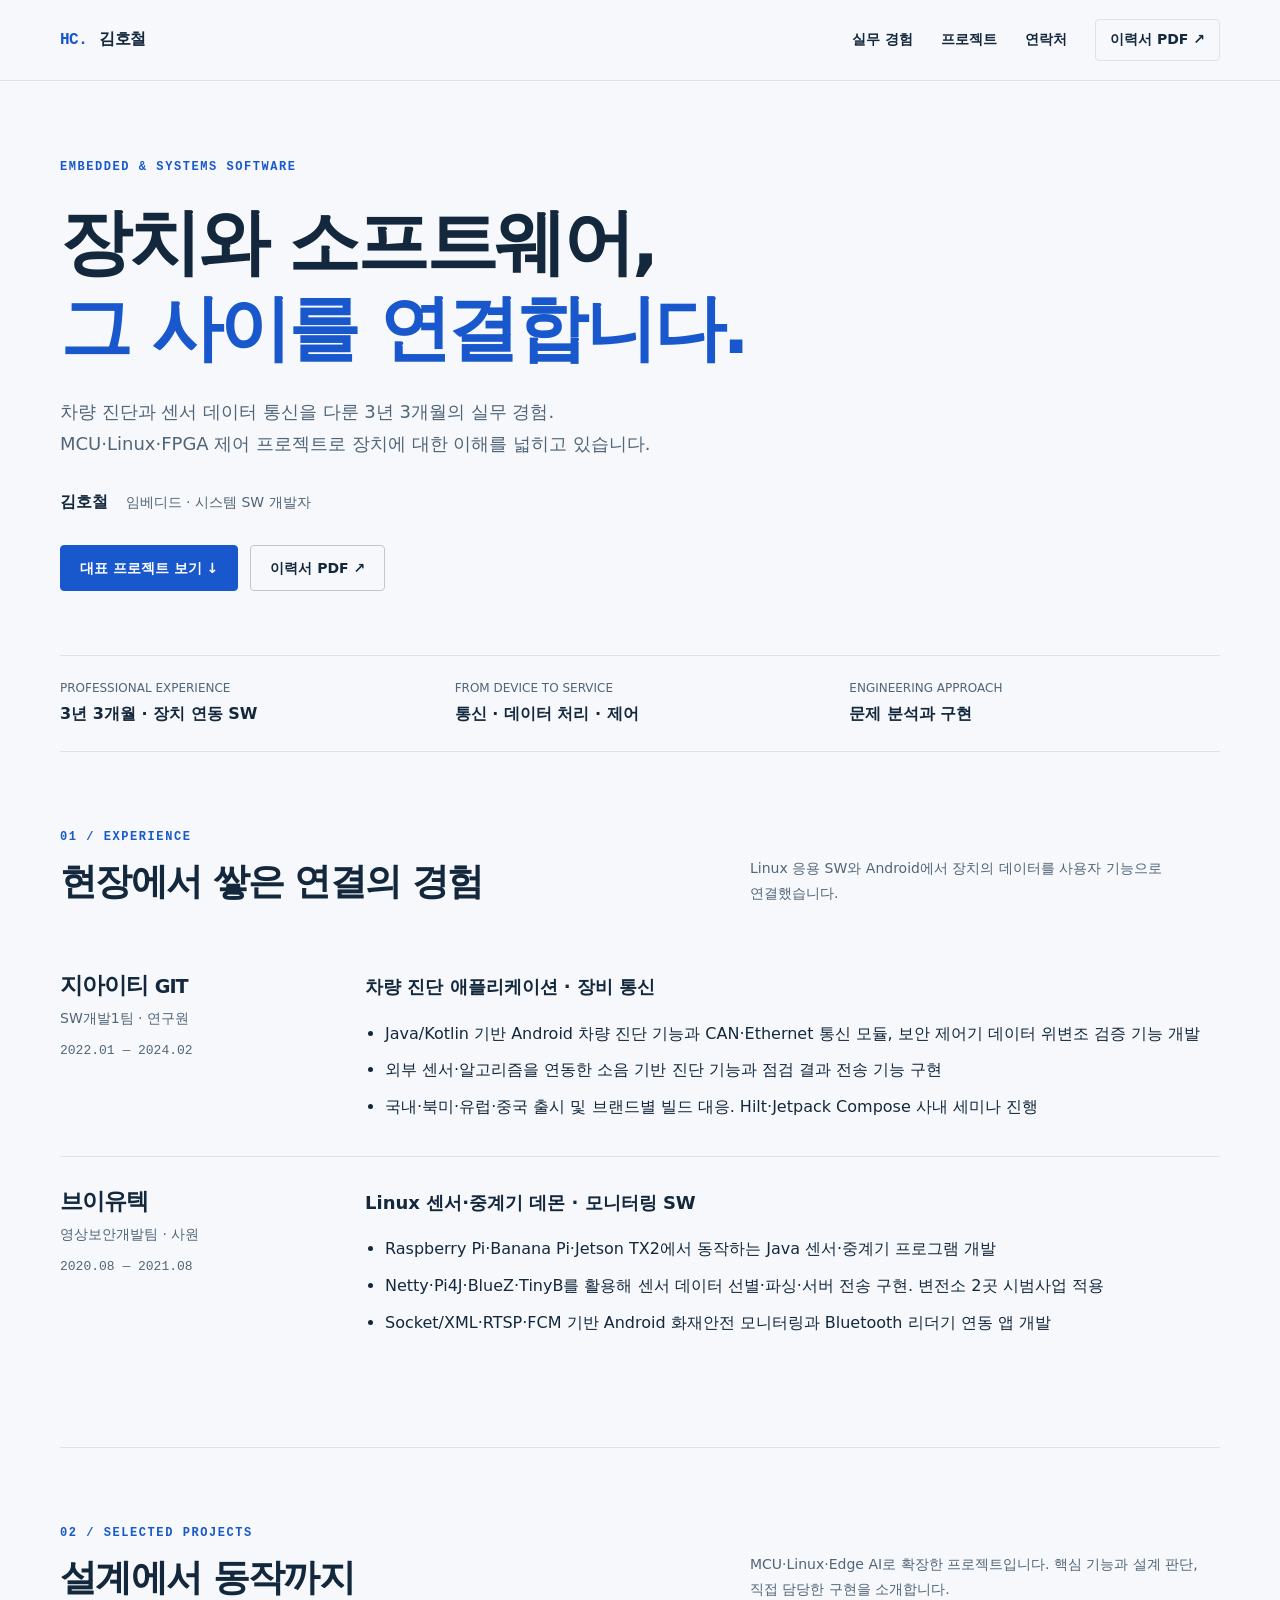
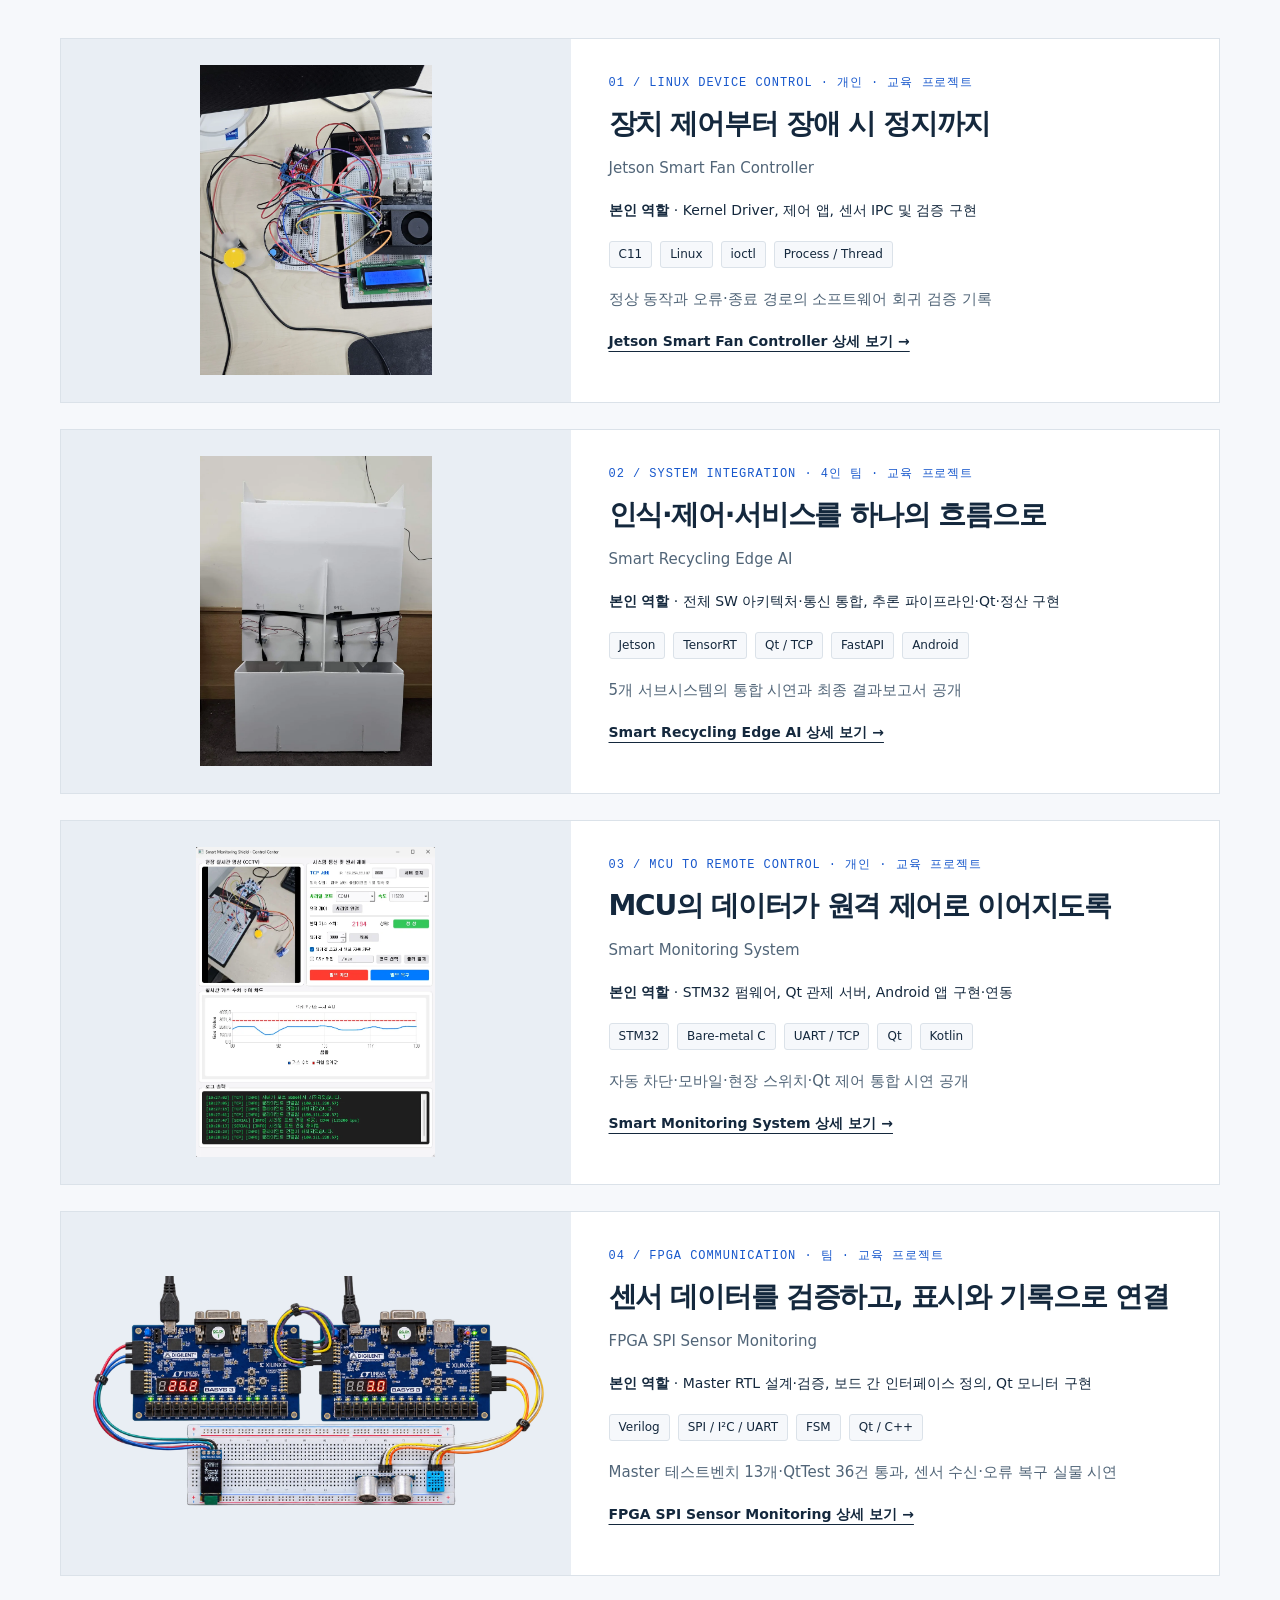
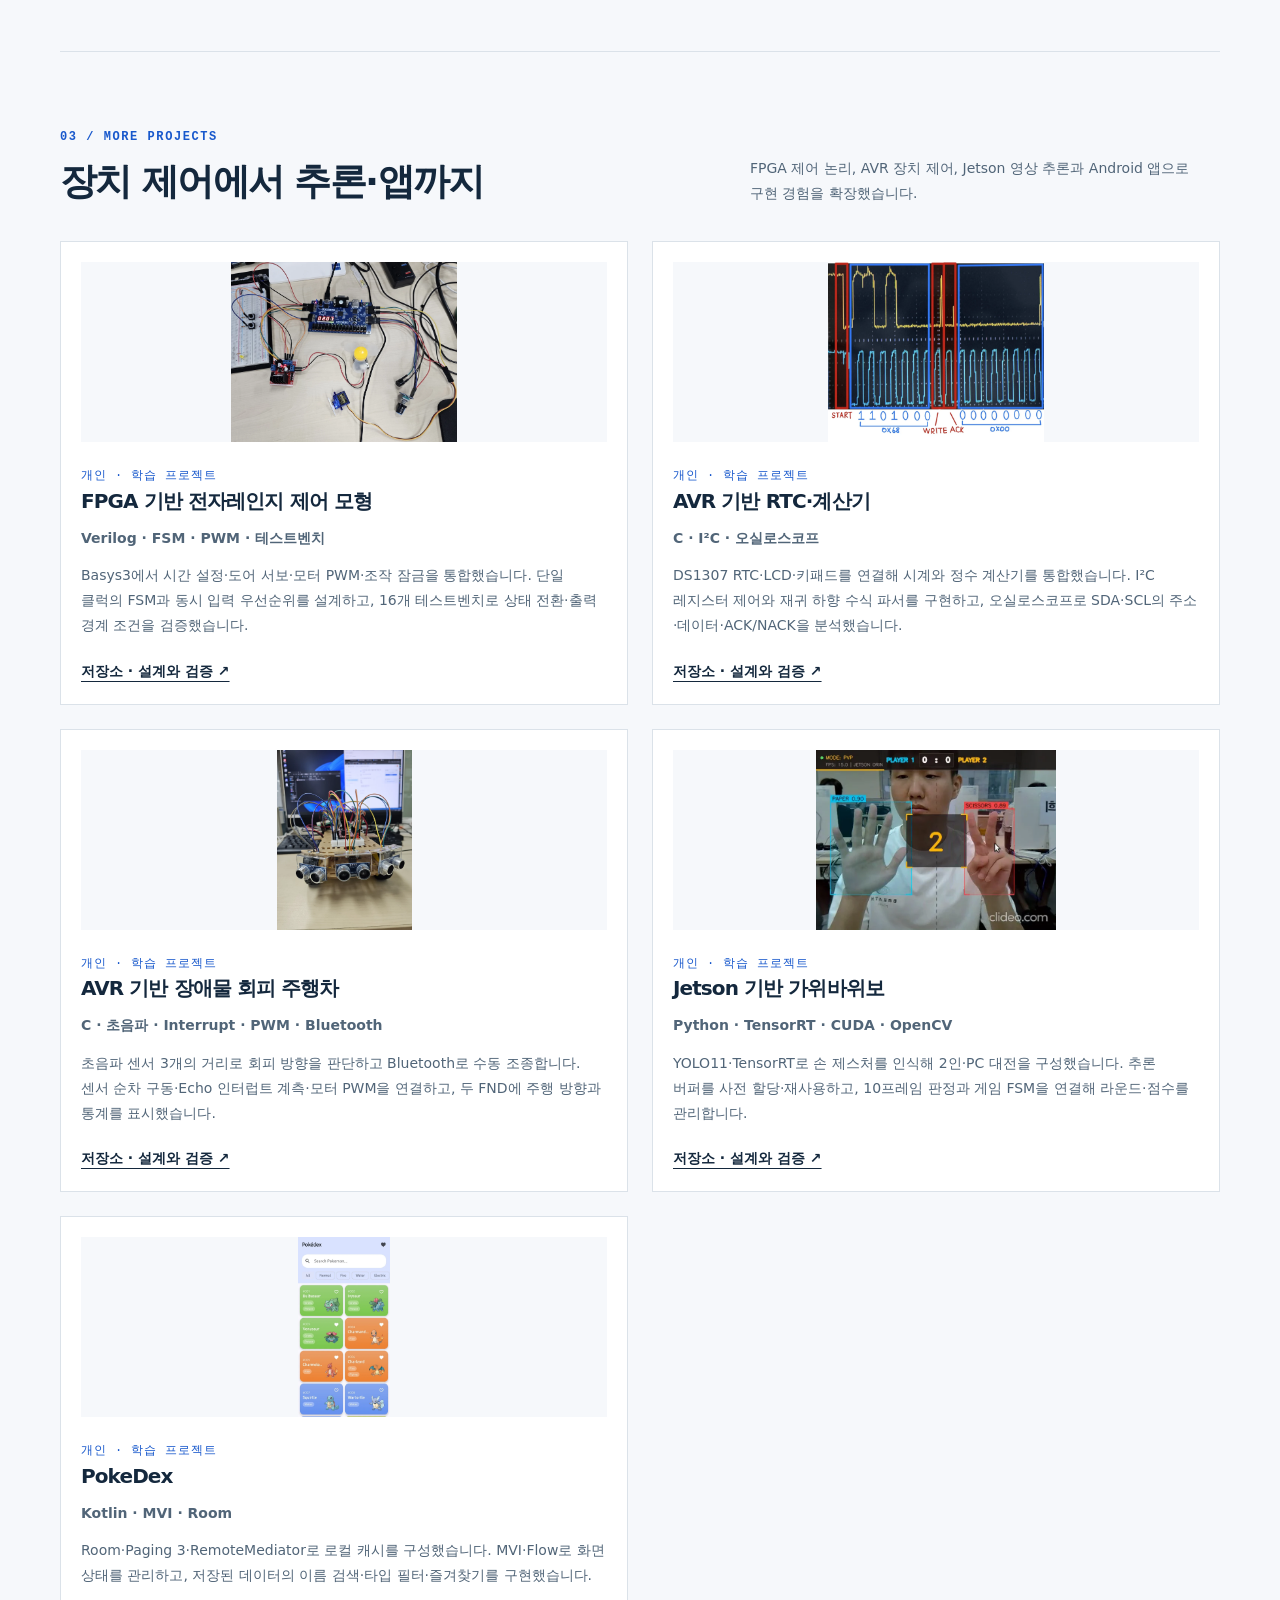
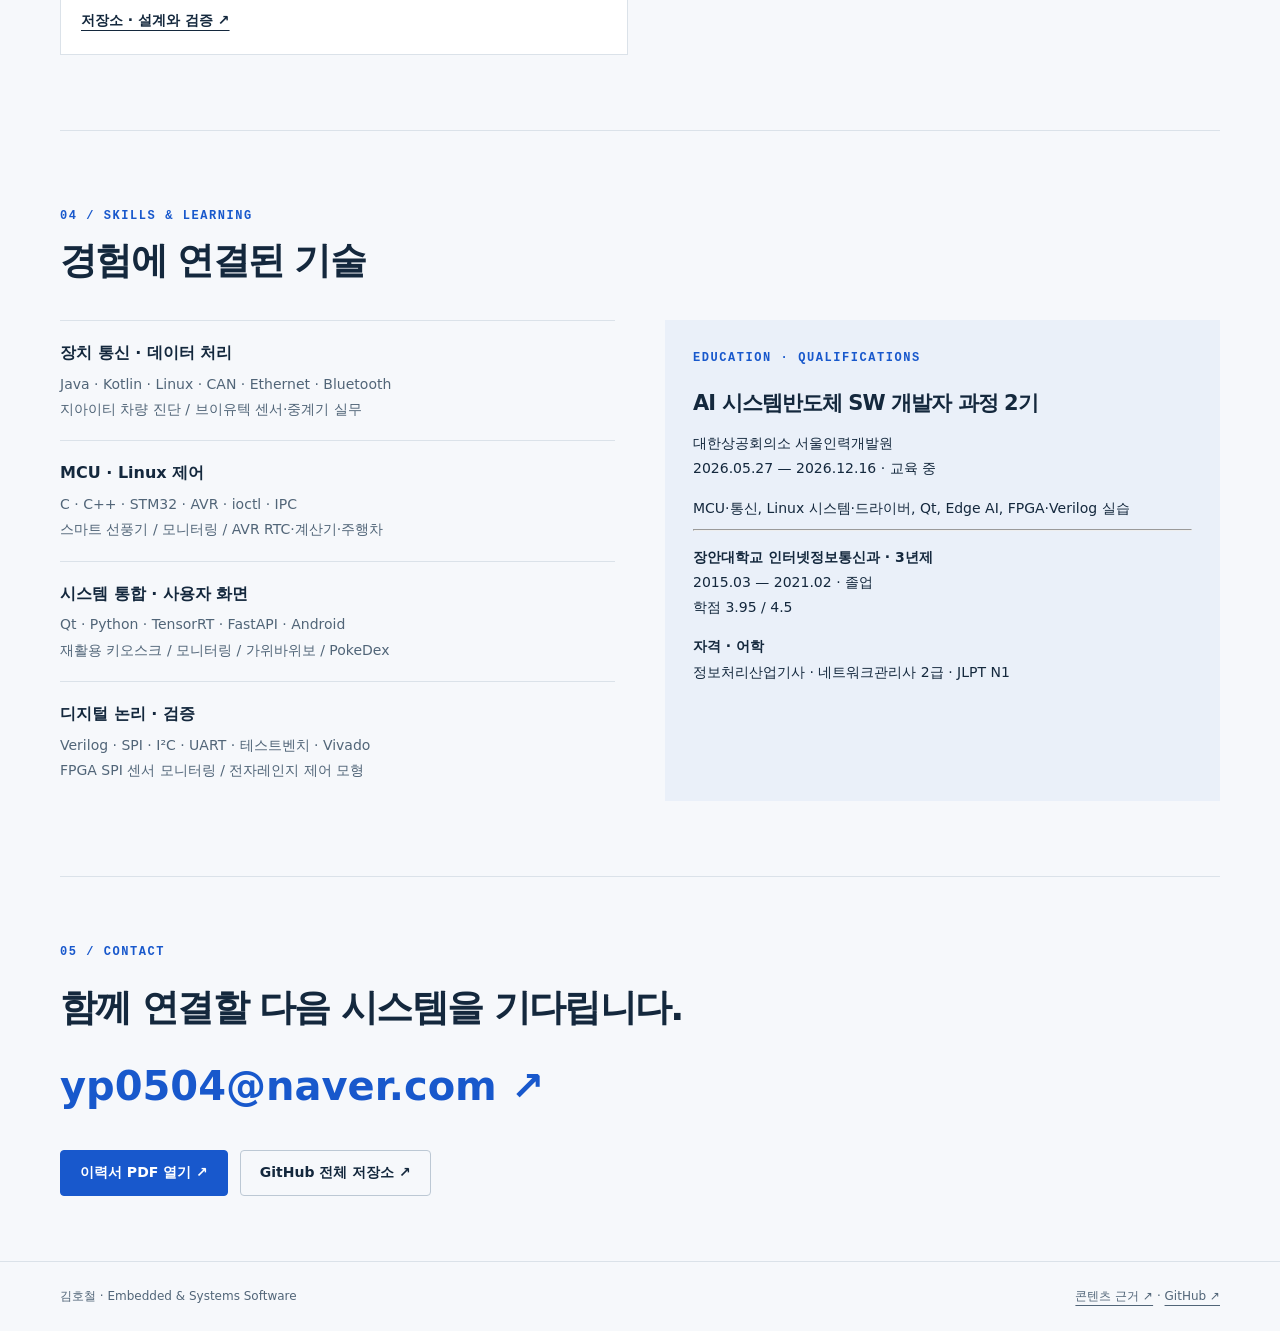
<file: index.html>
<!doctype html>
<html lang="ko"><head><meta charset="utf-8"><meta name="viewport" content="width=device-width,initial-scale=1"><title>임베디드 · 시스템 SW 포트폴리오 · 김호철</title><meta name="description" content="장치 연동·통신 실무 경험을 바탕으로 MCU와 Linux 제어까지 확장하는 김호철의 포트폴리오."><meta name="theme-color" content="#f6f8fb"><meta property="og:title" content="임베디드 · 시스템 SW 포트폴리오 · 김호철"><meta property="og:description" content="장치 연동·통신 실무 경험을 바탕으로 MCU와 Linux 제어까지 확장하는 김호철의 포트폴리오."><meta property="og:type" content="website"><link rel="canonical" href="https://hckim-dev.github.io/"><link rel="stylesheet" href="assets/css/site.css"><script src="assets/js/site.js" defer></script><link rel="icon" href="assets/icons/favicon.svg" type="image/svg+xml"></head>
<body><a class="skip" href="#main">본문으로 건너뛰기</a><header class="header"><nav class="nav wrap" aria-label="주 메뉴"><a class="brand" href="index.html"><span>HC.</span>김호철</a><button class="mobile-menu" aria-expanded="false" aria-controls="nav-links">메뉴</button><div class="nav-links" id="nav-links"><a href="index.html#experience">실무 경험</a><a href="index.html#projects">프로젝트</a><a href="index.html#contact">연락처</a><a class="resume" href="assets/resume.pdf">이력서 PDF ↗</a></div></nav></header>
<main id="main" class="wrap"><section class="hero" aria-labelledby="hero-title"><div class="hero-content"><div class="eyebrow">Embedded &amp; Systems Software</div><h1 id="hero-title">장치와 소프트웨어,<br><span>그 사이를 연결합니다.</span></h1><p class="lead">차량 진단과 센서 데이터 통신을 다룬 <span class="career-duration">3년 3개월</span>의 실무 경험.<br>MCU·Linux·FPGA 제어 프로젝트로 장치에 대한 이해를 넓히고 있습니다.</p><p class="identity">김호철 <span>임베디드 · 시스템 SW 개발자</span></p><div class="actions"><a class="button" href="#projects">대표 프로젝트 보기 ↓</a><a class="button secondary" href="assets/resume.pdf">이력서 PDF ↗</a></div></div></section>
<div class="summary-strip"><div><span>PROFESSIONAL EXPERIENCE</span><strong>3년 3개월 · 장치 연동 SW</strong></div><div><span>FROM DEVICE TO SERVICE</span><strong>통신 · 데이터 처리 · 제어</strong></div><div><span>ENGINEERING APPROACH</span><strong>문제 분석과 구현</strong></div></div>
<section id="experience" class="section"><div class="section-head"><div><div class="eyebrow">01 / Experience</div><h2>현장에서 쌓은 연결의 경험</h2></div><p>Linux 응용 SW와 Android에서 장치의 데이터를 사용자 기능으로 연결했습니다.</p></div><article class="experience"><div><h3>지아이티 <small>GIT</small></h3><p class="role">SW개발1팀 · 연구원</p><p class="date">2022.01 — 2024.02</p></div><div><h4>차량 진단 애플리케이션 · 장비 통신</h4><ul><li>Java/Kotlin 기반 Android 차량 진단 기능과 CAN·Ethernet 통신 모듈, 보안 제어기 데이터 위변조 검증 기능 개발</li><li>외부 센서·알고리즘을 연동한 소음 기반 진단 기능과 점검 결과 전송 기능 구현</li><li>국내·북미·유럽·중국 출시 및 브랜드별 빌드 대응. Hilt·Jetpack Compose 사내 세미나 진행</li></ul></div></article><article class="experience"><div><h3>브이유텍</h3><p class="role">영상보안개발팀 · 사원</p><p class="date">2020.08 — 2021.08</p></div><div><h4>Linux 센서·중계기 데몬 · 모니터링 SW</h4><ul><li>Raspberry Pi·Banana Pi·Jetson TX2에서 동작하는 Java 센서·중계기 프로그램 개발</li><li>Netty·Pi4J·BlueZ·TinyB를 활용해 센서 데이터 선별·파싱·서버 전송 구현. 변전소 2곳 시범사업 적용</li><li>Socket/XML·RTSP·FCM 기반 Android 화재안전 모니터링과 Bluetooth 리더기 연동 앱 개발</li></ul></div></article></section><section id="projects" class="section"><div class="section-head"><div><div class="eyebrow">02 / Selected projects</div><h2>설계에서 동작까지</h2></div><p>MCU·Linux·Edge AI로 확장한 프로젝트입니다. 핵심 기능과 설계 판단, 직접 담당한 구현을 소개합니다.</p></div><article class="project"><div class="project-media"><img src="assets/projects/smart-fan/hardware.webp" width="825" height="1100" alt="Jetson Orin Nano와 모터, 엔코더, LCD를 연결한 스마트 선풍기 실물" loading="lazy"></div><div class="project-body"><div class="project-kicker">01 / LINUX DEVICE CONTROL · 개인 · 교육 프로젝트</div><h3>장치 제어부터 장애 시 정지까지</h3><p>Jetson Smart Fan Controller</p><p class="role-line"><strong>본인 역할</strong> · Kernel Driver, 제어 앱, 센서 IPC 및 검증 구현</p><div class="tags"><span>C11</span><span>Linux</span><span>ioctl</span><span>Process / Thread</span></div><p>정상 동작과 오류·종료 경로의 소프트웨어 회귀 검증 기록</p><a class="text-link" href="projects/smart-fan/">Jetson Smart Fan Controller 상세 보기 →</a></div></article><article class="project"><div class="project-media"><img src="assets/projects/smart-recycling/hardware.webp" width="825" height="1100" alt="4구역 수거함과 분류 기구를 갖춘 재활용 키오스크 실물" loading="lazy"></div><div class="project-body"><div class="project-kicker">02 / SYSTEM INTEGRATION · 4인 팀 · 교육 프로젝트</div><h3>인식·제어·서비스를 하나의 흐름으로</h3><p>Smart Recycling Edge AI</p><p class="role-line"><strong>본인 역할</strong> · 전체 SW 아키텍처·통신 통합, 추론 파이프라인·Qt·정산 구현</p><div class="tags"><span>Jetson</span><span>TensorRT</span><span>Qt / TCP</span><span>FastAPI</span><span>Android</span></div><p>5개 서브시스템의 통합 시연과 최종 결과보고서 공개</p><a class="text-link" href="projects/smart-recycling/">Smart Recycling Edge AI 상세 보기 →</a></div></article><article class="project"><div class="project-media"><img src="assets/projects/smart-monitoring/ui.webp" width="717" height="929" alt="현장 영상·입력값 차트·원격 제어를 통합한 Qt 관제 화면" loading="lazy"></div><div class="project-body"><div class="project-kicker">03 / MCU TO REMOTE CONTROL · 개인 · 교육 프로젝트</div><h3>MCU의 데이터가 원격 제어로 이어지도록</h3><p>Smart Monitoring System</p><p class="role-line"><strong>본인 역할</strong> · STM32 펌웨어, Qt 관제 서버, Android 앱 구현·연동</p><div class="tags"><span>STM32</span><span>Bare-metal C</span><span>UART / TCP</span><span>Qt</span><span>Kotlin</span></div><p>자동 차단·모바일·현장 스위치·Qt 제어 통합 시연 공개</p><a class="text-link" href="projects/smart-monitoring/">Smart Monitoring System 상세 보기 →</a></div></article><article class="project"><div class="project-media"><img src="assets/projects/fpga-spi-sensor-monitoring/hardware.webp" width="1500" height="750" alt="SPI로 연결한 두 Basys3와 Master OLED, Slave의 온습도·초음파 센서" loading="lazy"></div><div class="project-body"><div class="project-kicker">04 / FPGA COMMUNICATION · 팀 · 교육 프로젝트</div><h3>센서 데이터를 검증하고, 표시와 기록으로 연결</h3><p>FPGA SPI Sensor Monitoring</p><p class="role-line"><strong>본인 역할</strong> · Master RTL 설계·검증, 보드 간 인터페이스 정의, Qt 모니터 구현</p><div class="tags"><span>Verilog</span><span>SPI / I²C / UART</span><span>FSM</span><span>Qt / C++</span></div><p>Master 테스트벤치 13개·QtTest 36건 통과, 센서 수신·오류 복구 실물 시연</p><a class="text-link" href="projects/fpga-spi-sensor-monitoring/">FPGA SPI Sensor Monitoring 상세 보기 →</a></div></article></section><section class="section" id="more-projects"><div class="section-head"><div><div class="eyebrow">03 / More projects</div><h2>장치 제어에서 추론·앱까지</h2></div><p>FPGA 제어 논리, AVR 장치 제어, Jetson 영상 추론과 Android 앱으로 구현 경험을 확장했습니다.</p></div><div class="cards"><article class="small-card"><a class="zoom-link" href="assets/projects/fpga-microwave-oven/hardware.webp" aria-label="FPGA 기반 전자레인지 제어 모형 이미지 확대"><img src="assets/projects/fpga-microwave-oven/hardware.webp" width="1383" height="1100" alt="Basys3에 버튼·로터리 인코더·서보·DC 모터를 연결한 전자레인지 제어 모형" loading="lazy"></a><div class="project-kicker">개인 · 학습 프로젝트</div><h3>FPGA 기반 전자레인지 제어 모형</h3><p><strong>Verilog · FSM · PWM · 테스트벤치</strong></p><p>Basys3에서 시간 설정·도어 서보·모터 PWM·조작 잠금을 통합했습니다. 단일 클럭의 FSM과 동시 입력 우선순위를 설계하고, 16개 테스트벤치로 상태 전환·출력 경계 조건을 검증했습니다.</p><a class="text-link" href="https://github.com/hckim-dev/fpga-microwave-oven" aria-label="FPGA 기반 전자레인지 제어 모형 저장소 · 설계와 검증 ↗">저장소 · 설계와 검증 ↗</a></article><article class="small-card"><a class="zoom-link" href="assets/projects/avr-rtc-calculator/i2c-waveform.webp" aria-label="AVR 기반 RTC·계산기 이미지 확대"><img src="assets/projects/avr-rtc-calculator/i2c-waveform.webp" width="1320" height="1100" alt="I2C START와 장치 주소를 분석한 실제 오실로스코프 계측" loading="lazy"></a><div class="project-kicker">개인 · 학습 프로젝트</div><h3>AVR 기반 RTC·계산기</h3><p><strong>C · I²C · 오실로스코프</strong></p><p>DS1307 RTC·LCD·키패드를 연결해 시계와 정수 계산기를 통합했습니다. I²C 레지스터 제어와 재귀 하향 수식 파서를 구현하고, 오실로스코프로 SDA·SCL의 주소·데이터·ACK/NACK을 분석했습니다.</p><a class="text-link" href="https://github.com/hckim-dev/avr-rtc-calculator" aria-label="AVR 기반 RTC·계산기 저장소 · 설계와 검증 ↗">저장소 · 설계와 검증 ↗</a></article><article class="small-card"><a class="zoom-link" href="assets/projects/avr-autonomous-car/hardware.webp" aria-label="AVR 기반 장애물 회피 주행차 이미지 확대"><img src="assets/projects/avr-autonomous-car/hardware.webp" width="825" height="1100" alt="전방과 좌우에 초음파 센서 3개를 장착한 AVR 장애물 회피 주행차 실물" loading="lazy"></a><div class="project-kicker">개인 · 학습 프로젝트</div><h3>AVR 기반 장애물 회피 주행차</h3><p><strong>C · 초음파 · Interrupt · PWM · Bluetooth</strong></p><p>초음파 센서 3개의 거리로 회피 방향을 판단하고 Bluetooth로 수동 조종합니다. 센서 순차 구동·Echo 인터럽트 계측·모터 PWM을 연결하고, 두 FND에 주행 방향과 통계를 표시했습니다.</p><a class="text-link" href="https://github.com/hckim-dev/avr-autonomous-car" aria-label="AVR 기반 장애물 회피 주행차 저장소 · 설계와 검증 ↗">저장소 · 설계와 검증 ↗</a></article><article class="small-card"><a class="zoom-link" href="assets/projects/jetson-orin-yolo11-rps/demo-frame.webp" aria-label="Jetson 기반 가위바위보 이미지 확대"><img src="assets/projects/jetson-orin-yolo11-rps/demo-frame.webp" width="636" height="476" alt="TensorRPS 시연 영상의 손 제스처 탐지 박스와 카운트다운·점수 화면" loading="lazy"></a><div class="project-kicker">개인 · 학습 프로젝트</div><h3>Jetson 기반 가위바위보</h3><p><strong>Python · TensorRT · CUDA · OpenCV</strong></p><p>YOLO11·TensorRT로 손 제스처를 인식해 2인·PC 대전을 구성했습니다. 추론 버퍼를 사전 할당·재사용하고, 10프레임 판정과 게임 FSM을 연결해 라운드·점수를 관리합니다.</p><a class="text-link" href="https://github.com/hckim-dev/jetson-orin-yolo11-rps" aria-label="Jetson 기반 가위바위보 저장소 · 설계와 검증 ↗">저장소 · 설계와 검증 ↗</a></article><article class="small-card"><a class="zoom-link" href="assets/projects/pokedex/list-screen.webp" aria-label="PokeDex 이미지 확대"><img src="assets/projects/pokedex/list-screen.webp" width="564" height="1100" alt="PokeDex 앱의 포켓몬 목록 화면" loading="lazy"></a><div class="project-kicker">개인 · 학습 프로젝트</div><h3>PokeDex</h3><p><strong>Kotlin · MVI · Room</strong></p><p>Room·Paging 3·RemoteMediator로 로컬 캐시를 구성했습니다. MVI·Flow로 화면 상태를 관리하고, 저장된 데이터의 이름 검색·타입 필터·즐겨찾기를 구현했습니다.</p><a class="text-link" href="https://github.com/hckim-dev/PokeDex" aria-label="PokeDex 저장소 · 설계와 검증 ↗">저장소 · 설계와 검증 ↗</a></article></div></section><section class="section" id="skills"><div class="section-head"><div><div class="eyebrow">04 / Skills & Learning</div><h2>경험에 연결된 기술</h2></div><p></p></div><div class="skills"><div><div class="skill-row"><strong>장치 통신 · 데이터 처리</strong><p>Java · Kotlin · Linux · CAN · Ethernet · Bluetooth<br>지아이티 차량 진단 / 브이유텍 센서·중계기 실무</p></div><div class="skill-row"><strong>MCU · Linux 제어</strong><p>C · C++ · STM32 · AVR · ioctl · IPC<br>스마트 선풍기 / 모니터링 / AVR RTC·계산기·주행차</p></div><div class="skill-row"><strong>시스템 통합 · 사용자 화면</strong><p>Qt · Python · TensorRT · FastAPI · Android<br>재활용 키오스크 / 모니터링 / 가위바위보 / PokeDex</p></div><div class="skill-row"><strong>디지털 논리 · 검증</strong><p>Verilog · SPI · I²C · UART · 테스트벤치 · Vivado<br>FPGA SPI 센서 모니터링 / 전자레인지 제어 모형</p></div></div><div class="education"><div class="eyebrow">Education · Qualifications</div><h3>AI 시스템반도체 SW 개발자 과정 2기</h3><p>대한상공회의소 서울인력개발원<br>2026.05.27 — 2026.12.16 · 교육 중</p><p>MCU·통신, Linux 시스템·드라이버, Qt, Edge AI, FPGA·Verilog 실습</p><hr><p><strong>장안대학교 인터넷정보통신과 · 3년제</strong><br>2015.03 — 2021.02 · 졸업<br>학점 3.95 / 4.5</p><p><strong>자격 · 어학</strong><br>정보처리산업기사 · 네트워크관리사 2급 · JLPT N1</p></div></div></section><section class="contact" id="contact"><div class="eyebrow">05 / Contact</div><h2>함께 연결할 다음 시스템을 기다립니다.</h2><a class="email" href="mailto:yp0504@naver.com">yp0504@naver.com ↗</a><div class="actions"><a class="button" href="assets/resume.pdf">이력서 PDF 열기 ↗</a><a class="button secondary" href="https://github.com/hckim-dev?tab=repositories">GitHub 전체 저장소 ↗</a></div></section></main>
<footer class="footer"><div class="wrap"><span>김호철 · Embedded &amp; Systems Software</span><span><a class="" href="https://github.com/hckim-dev/hckim-dev.github.io/blob/master/docs/SOURCES.md">콘텐츠 근거 ↗</a> · <a class="" href="https://github.com/hckim-dev">GitHub ↗</a></span></div></footer>
<dialog aria-label="프로젝트 이미지 확대"><div class="dialog-actions"><button type="button" class="zoom-toggle" aria-pressed="false">2배 확대</button><a class="original-image" target="_blank" rel="noopener">이미지 파일 열기 ↗</a><button type="button" class="dialog-close">닫기 ×</button></div><div class="image-viewport"><img alt=""></div><p></p></dialog></body></html>
</file>
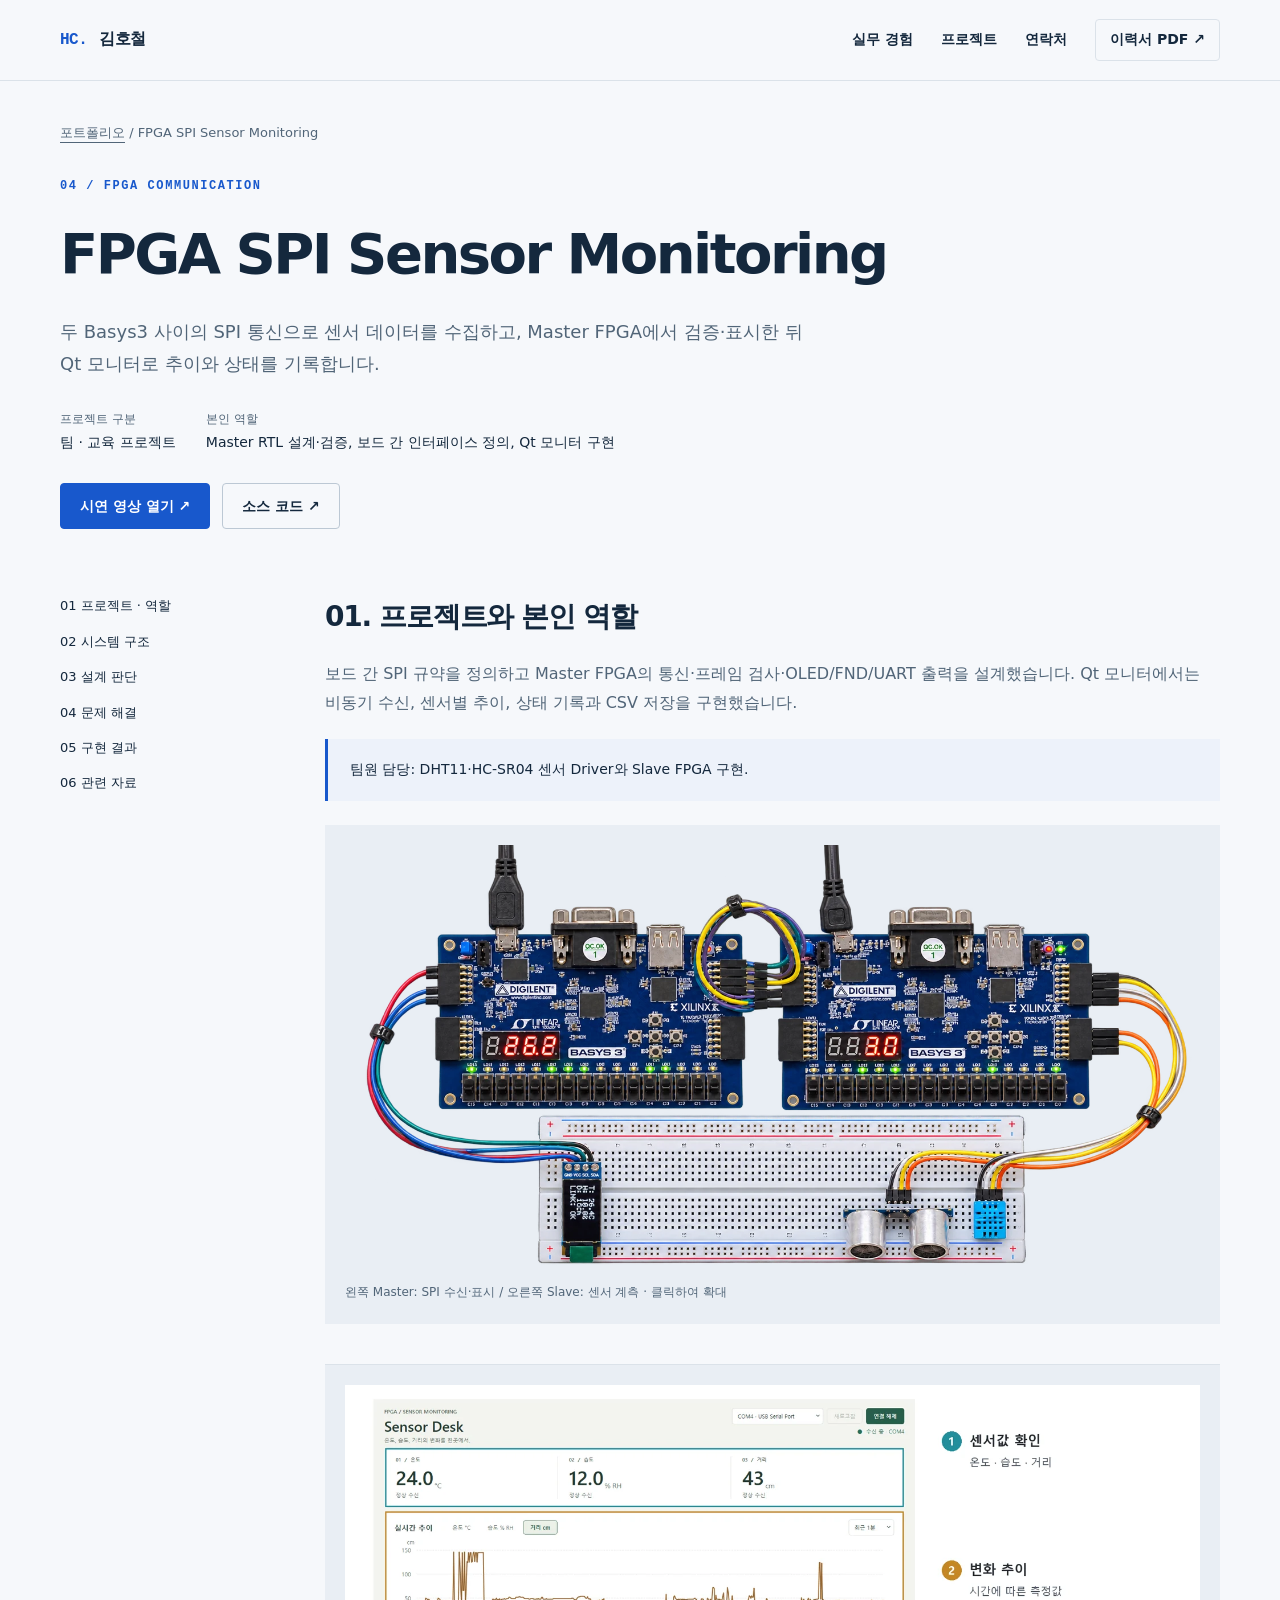
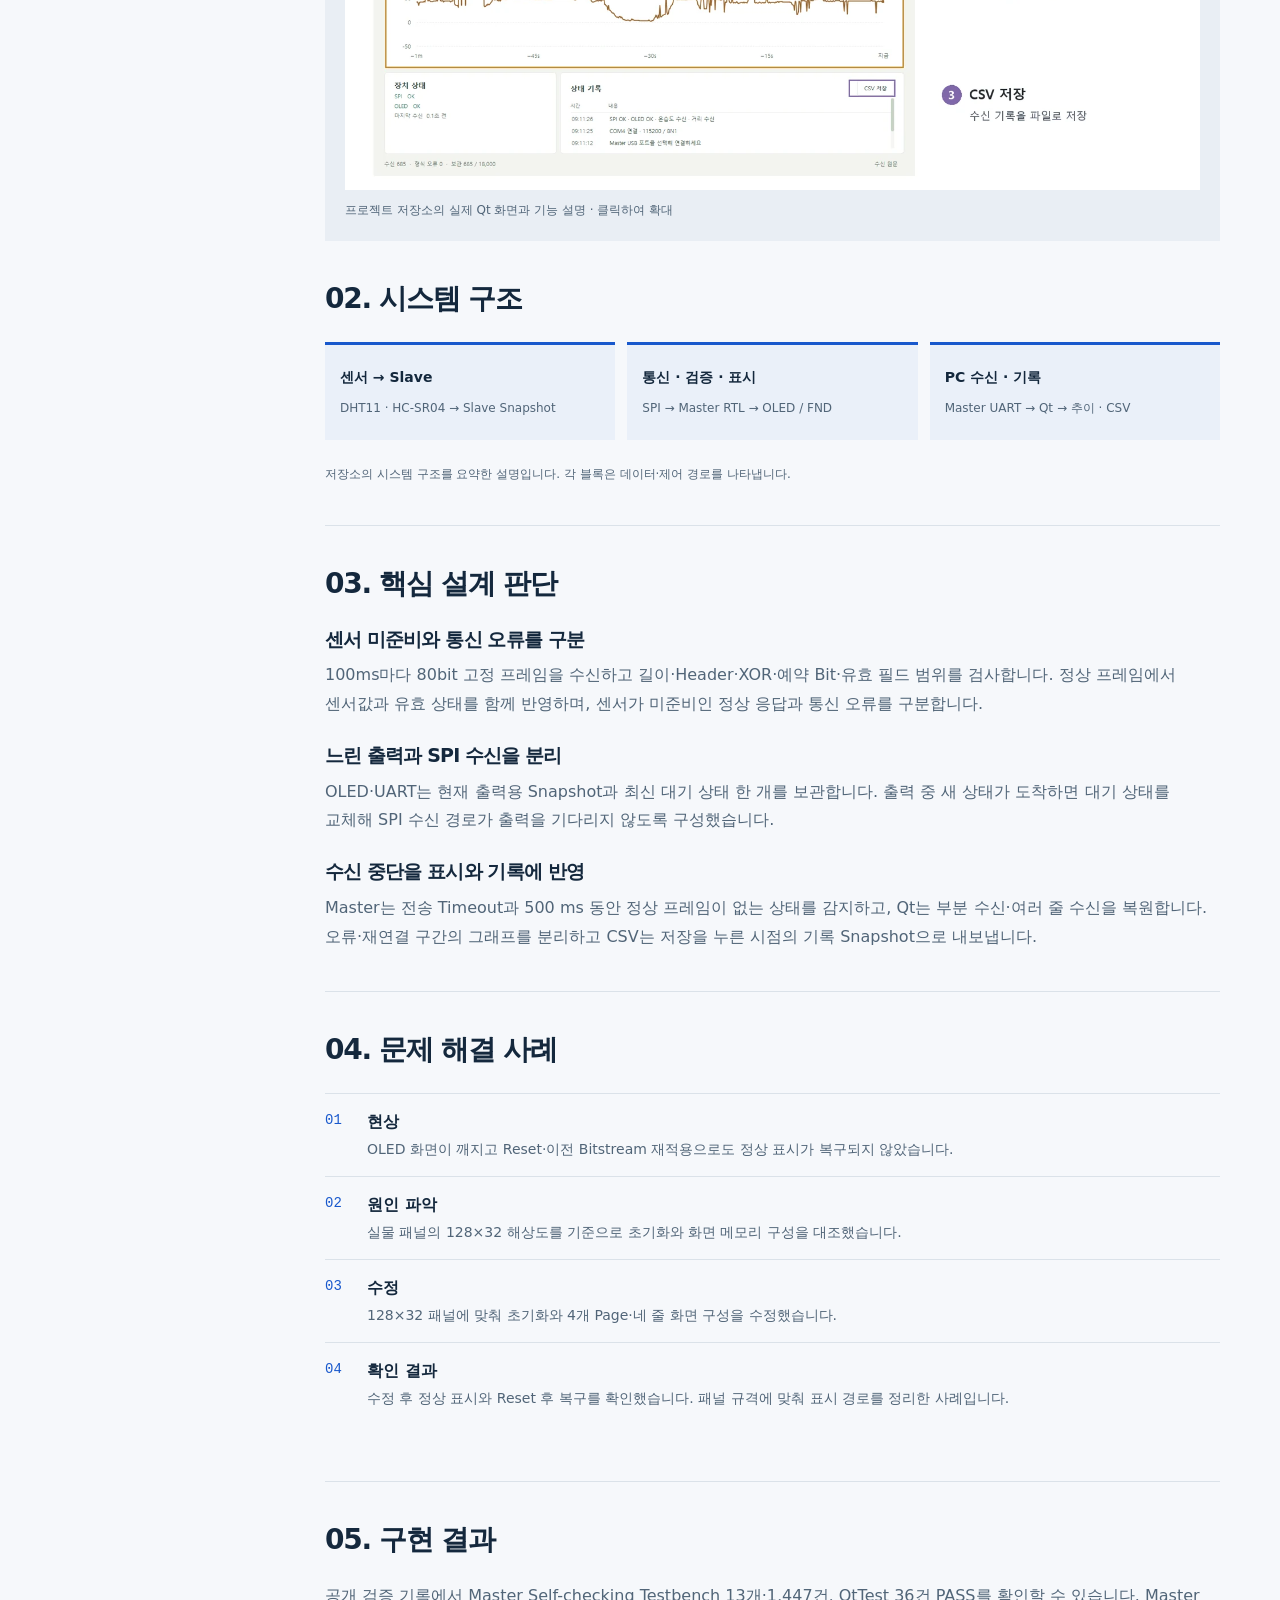
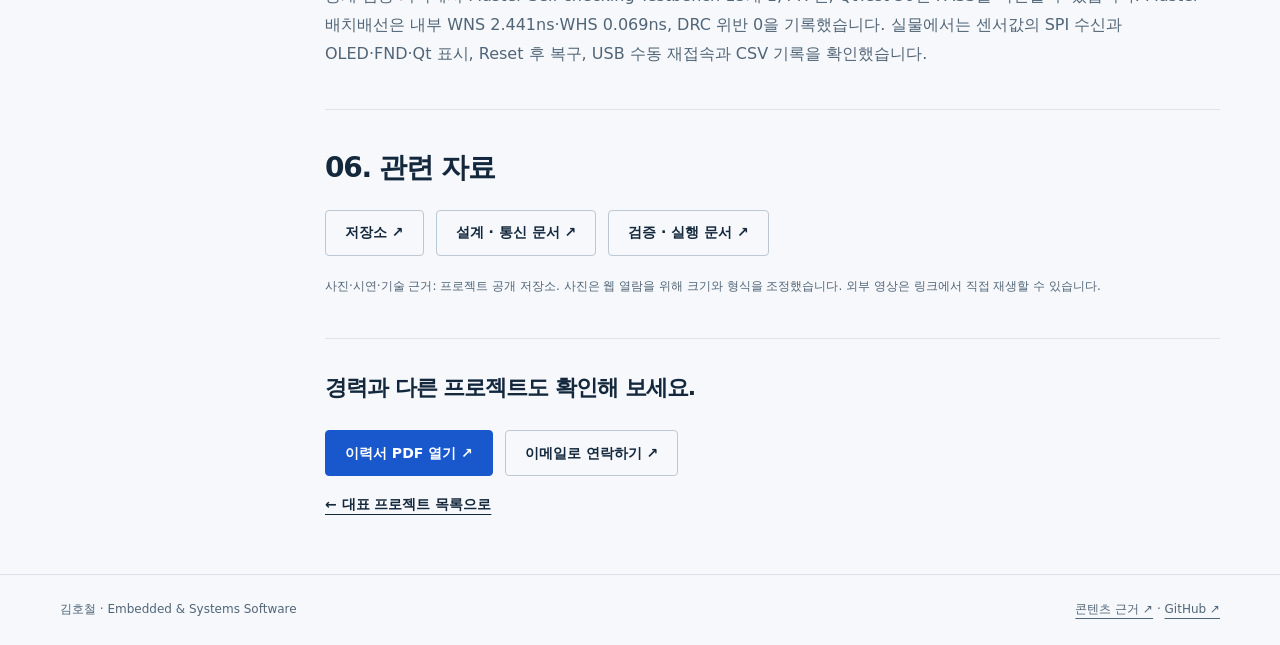
<file: projects/fpga-spi-sensor-monitoring/index.html>
<!doctype html>
<html lang="ko"><head><meta charset="utf-8"><meta name="viewport" content="width=device-width,initial-scale=1"><title>FPGA SPI Sensor Monitoring · 김호철</title><meta name="description" content="두 Basys3 사이의 SPI 통신으로 센서 데이터를 수집하고, Master FPGA에서 검증·표시한 뒤 Qt 모니터로 추이와 상태를 기록합니다."><meta name="theme-color" content="#f6f8fb"><meta property="og:title" content="FPGA SPI Sensor Monitoring · 김호철"><meta property="og:description" content="두 Basys3 사이의 SPI 통신으로 센서 데이터를 수집하고, Master FPGA에서 검증·표시한 뒤 Qt 모니터로 추이와 상태를 기록합니다."><meta property="og:type" content="website"><link rel="canonical" href="https://hckim-dev.github.io/projects/fpga-spi-sensor-monitoring/"><link rel="stylesheet" href="../../assets/css/site.css"><script src="../../assets/js/site.js" defer></script><link rel="icon" href="../../assets/icons/favicon.svg" type="image/svg+xml"></head>
<body><a class="skip" href="#main">본문으로 건너뛰기</a><header class="header"><nav class="nav wrap" aria-label="주 메뉴"><a class="brand" href="../../index.html"><span>HC.</span>김호철</a><button class="mobile-menu" aria-expanded="false" aria-controls="nav-links">메뉴</button><div class="nav-links" id="nav-links"><a href="../../index.html#experience">실무 경험</a><a href="../../index.html#projects">프로젝트</a><a href="../../index.html#contact">연락처</a><a class="resume" href="../../assets/resume.pdf">이력서 PDF ↗</a></div></nav></header>
<main id="main" class="wrap"><header class="detail-head"><div class="breadcrumb"><a href="../../index.html#projects">포트폴리오</a> / FPGA SPI Sensor Monitoring</div><div class="eyebrow">04 / FPGA COMMUNICATION</div><h1>FPGA SPI Sensor Monitoring</h1><p class="lead">두 Basys3 사이의 SPI 통신으로 센서 데이터를 수집하고, Master FPGA에서 검증·표시한 뒤 Qt 모니터로 추이와 상태를 기록합니다.</p><div class="meta"><div><strong>프로젝트 구분</strong>팀 · 교육 프로젝트</div><div><strong>본인 역할</strong>Master RTL 설계·검증, 보드 간 인터페이스 정의, Qt 모니터 구현</div></div><div class="actions"><a class="button" href="../../assets/projects/fpga-spi-sensor-monitoring/demo.mp4">시연 영상 열기 ↗</a><a class="button secondary" href="https://github.com/hckim-dev/fpga-spi-sensor-monitoring">소스 코드 ↗</a></div></header><div class="detail-layout"><nav class="side-nav" aria-label="프로젝트 목차"><a href="#overview">01 프로젝트 · 역할</a><a href="#architecture">02 시스템 구조</a><a href="#design">03 설계 판단</a><a href="#problem">04 문제 해결</a><a href="#verification">05 구현 결과</a><a href="#resources">06 관련 자료</a></nav><div><section id="overview" class="detail-section"><h2>01. 프로젝트와 본인 역할</h2><p>보드 간 SPI 규약을 정의하고 Master FPGA의 통신·프레임 검사·OLED/FND/UART 출력을 설계했습니다. Qt 모니터에서는 비동기 수신, 센서별 추이, 상태 기록과 CSV 저장을 구현했습니다.</p><div class="note">팀원 담당: DHT11·HC-SR04 센서 Driver와 Slave FPGA 구현.</div><div style="margin-top:24px"><figure class="detail-photo"><a class="zoom-link" href="../../assets/projects/fpga-spi-sensor-monitoring/hardware.webp" aria-label="이미지 확대: SPI로 연결한 두 Basys3와 Master OLED, Slave의 온습도·초음파 센서"><img src="../../assets/projects/fpga-spi-sensor-monitoring/hardware.webp" width="1500" height="750" alt="SPI로 연결한 두 Basys3와 Master OLED, Slave의 온습도·초음파 센서" loading="eager"></a><figcaption>왼쪽 Master: SPI 수신·표시 / 오른쪽 Slave: 센서 계측 · 클릭하여 확대</figcaption></figure></div></section><figure class="detail-photo"><a class="zoom-link" href="../../assets/projects/fpga-spi-sensor-monitoring/ui.webp" aria-label="이미지 확대: Qt Sensor Desk의 센서값·추이·상태 기록·CSV 저장 화면"><img src="../../assets/projects/fpga-spi-sensor-monitoring/ui.webp" width="1500" height="711" alt="Qt Sensor Desk의 센서값·추이·상태 기록·CSV 저장 화면" loading="lazy"></a><figcaption>프로젝트 저장소의 실제 Qt 화면과 기능 설명 · 클릭하여 확대</figcaption></figure><section id="architecture" class="detail-section"><h2>02. 시스템 구조</h2><div class="flow"><div><b>센서 → Slave</b><span>DHT11 · HC-SR04 → Slave Snapshot</span></div><div><b>통신 · 검증 · 표시</b><span>SPI → Master RTL → OLED / FND</span></div><div><b>PC 수신 · 기록</b><span>Master UART → Qt → 추이 · CSV</span></div></div><p class="source-note">저장소의 시스템 구조를 요약한 설명입니다. 각 블록은 데이터·제어 경로를 나타냅니다.</p></section><section id="design" class="detail-section"><h2>03. 핵심 설계 판단</h2><h3>센서 미준비와 통신 오류를 구분</h3><p>100ms마다 80bit 고정 프레임을 수신하고 길이·Header·XOR·예약 Bit·유효 필드 범위를 검사합니다. 정상 프레임에서 센서값과 유효 상태를 함께 반영하며, 센서가 미준비인 정상 응답과 통신 오류를 구분합니다.</p><h3>느린 출력과 SPI 수신을 분리</h3><p>OLED·UART는 현재 출력용 Snapshot과 최신 대기 상태 한 개를 보관합니다. 출력 중 새 상태가 도착하면 대기 상태를 교체해 SPI 수신 경로가 출력을 기다리지 않도록 구성했습니다.</p><h3>수신 중단을 표시와 기록에 반영</h3><p>Master는 전송 Timeout과 500 ms 동안 정상 프레임이 없는 상태를 감지하고, Qt는 부분 수신·여러 줄 수신을 복원합니다. 오류·재연결 구간의 그래프를 분리하고 CSV는 저장을 누른 시점의 기록 Snapshot으로 내보냅니다.</p></section><section id="problem" class="detail-section"><h2>04. 문제 해결 사례</h2><ol class="steps"><li><strong>현상</strong><p>OLED 화면이 깨지고 Reset·이전 Bitstream 재적용으로도 정상 표시가 복구되지 않았습니다.</p></li><li><strong>원인 파악</strong><p>실물 패널의 128×32 해상도를 기준으로 초기화와 화면 메모리 구성을 대조했습니다.</p></li><li><strong>수정</strong><p>128×32 패널에 맞춰 초기화와 4개 Page·네 줄 화면 구성을 수정했습니다.</p></li><li><strong>확인 결과</strong><p>수정 후 정상 표시와 Reset 후 복구를 확인했습니다. 패널 규격에 맞춰 표시 경로를 정리한 사례입니다.</p></li></ol></section><section id="verification" class="detail-section"><h2>05. 구현 결과</h2><p>공개 검증 기록에서 Master Self-checking Testbench 13개·1,447건, QtTest 36건 PASS를 확인할 수 있습니다. Master 배치배선은 내부 WNS 2.441ns·WHS 0.069ns, DRC 위반 0을 기록했습니다. 실물에서는 센서값의 SPI 수신과 OLED·FND·Qt 표시, Reset 후 복구, USB 수동 재접속과 CSV 기록을 확인했습니다.</p></section><section id="resources" class="detail-section"><h2>06. 관련 자료</h2><div class="resources"><a class="button secondary" href="https://github.com/hckim-dev/fpga-spi-sensor-monitoring">저장소 ↗</a><a class="button secondary" href="https://github.com/hckim-dev/fpga-spi-sensor-monitoring/blob/HEAD/docs/interface.md">설계 · 통신 문서 ↗</a><a class="button secondary" href="https://github.com/hckim-dev/fpga-spi-sensor-monitoring/blob/HEAD/docs/implementation.md">검증 · 실행 문서 ↗</a></div><p class="source-note">사진·시연·기술 근거: 프로젝트 공개 저장소. 사진은 웹 열람을 위해 크기와 형식을 조정했습니다. 외부 영상은 링크에서 직접 재생할 수 있습니다.</p></section><div class="detail-contact"><h2>경력과 다른 프로젝트도 확인해 보세요.</h2><div class="actions"><a class="button" href="../../assets/resume.pdf">이력서 PDF 열기 ↗</a><a class="button secondary" href="mailto:yp0504@naver.com">이메일로 연락하기 ↗</a></div><a class="text-link" href="../../index.html#projects">← 대표 프로젝트 목록으로</a></div></div></div></main>
<footer class="footer"><div class="wrap"><span>김호철 · Embedded &amp; Systems Software</span><span><a class="" href="https://github.com/hckim-dev/hckim-dev.github.io/blob/master/docs/SOURCES.md">콘텐츠 근거 ↗</a> · <a class="" href="https://github.com/hckim-dev">GitHub ↗</a></span></div></footer>
<dialog aria-label="프로젝트 이미지 확대"><div class="dialog-actions"><button type="button" class="zoom-toggle" aria-pressed="false">2배 확대</button><a class="original-image" target="_blank" rel="noopener">이미지 파일 열기 ↗</a><button type="button" class="dialog-close">닫기 ×</button></div><div class="image-viewport"><img alt=""></div><p></p></dialog></body></html>
</file>
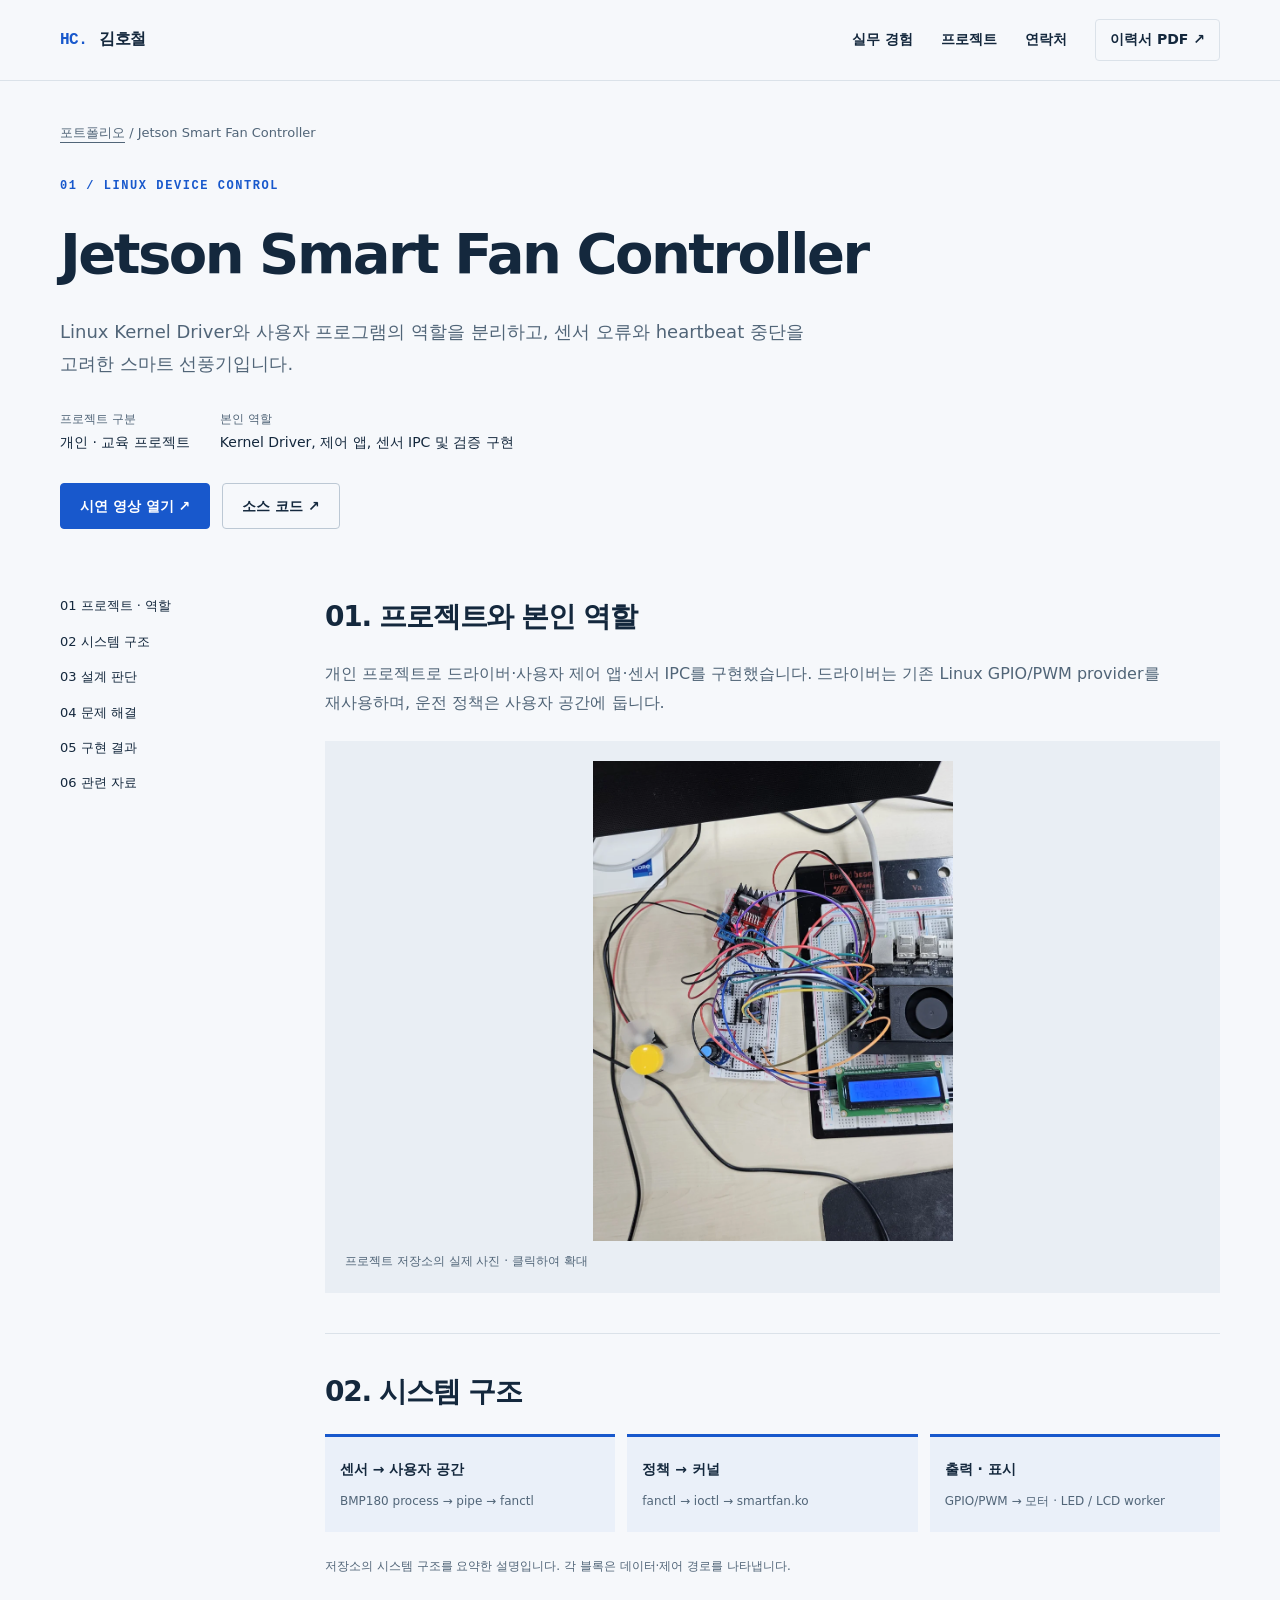
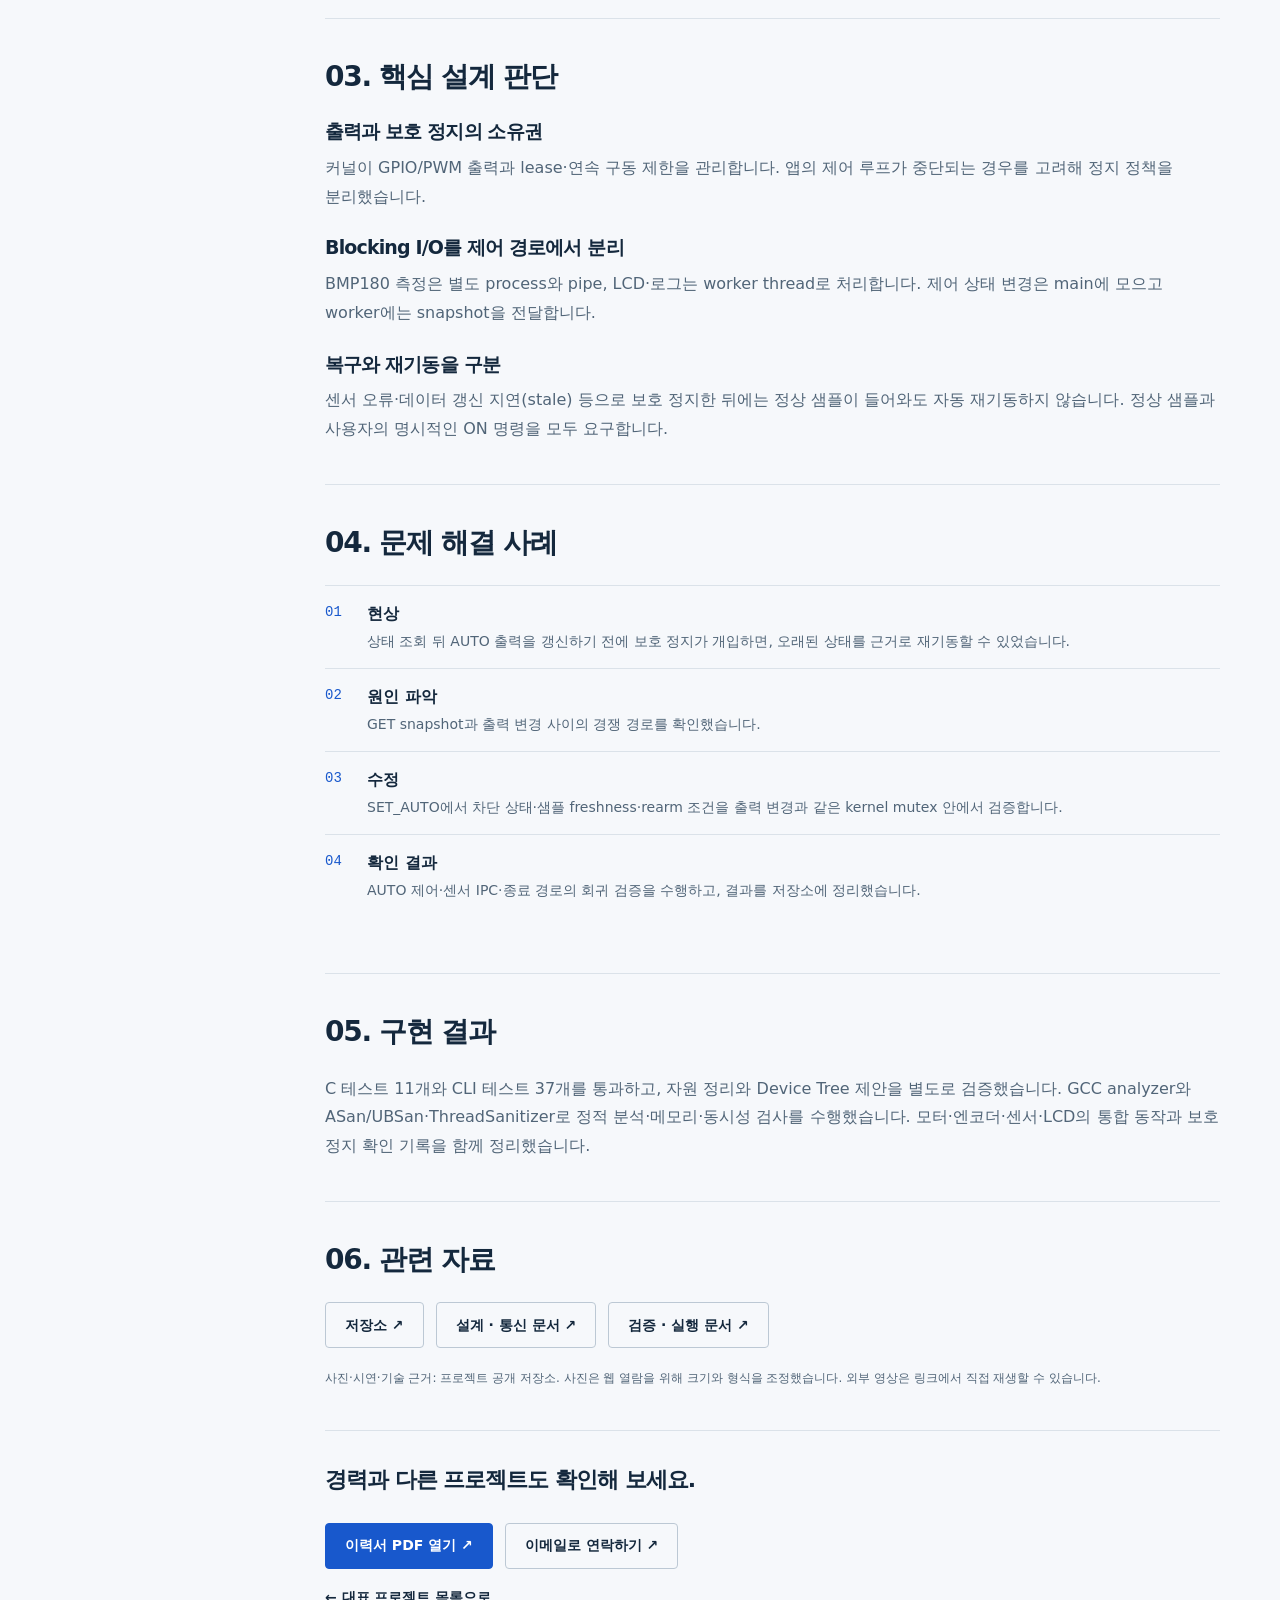
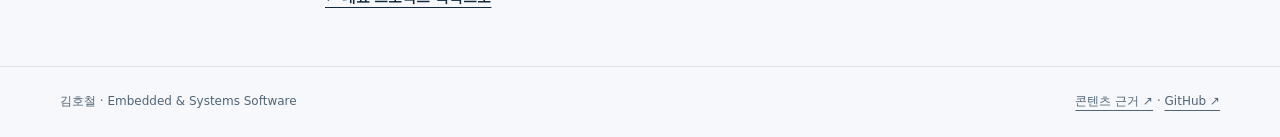
<file: projects/smart-fan/index.html>
<!doctype html>
<html lang="ko"><head><meta charset="utf-8"><meta name="viewport" content="width=device-width,initial-scale=1"><title>Jetson Smart Fan Controller · 김호철</title><meta name="description" content="Linux Kernel Driver와 사용자 프로그램의 역할을 분리하고, 센서 오류와 heartbeat 중단을 고려한 스마트 선풍기입니다."><meta name="theme-color" content="#f6f8fb"><meta property="og:title" content="Jetson Smart Fan Controller · 김호철"><meta property="og:description" content="Linux Kernel Driver와 사용자 프로그램의 역할을 분리하고, 센서 오류와 heartbeat 중단을 고려한 스마트 선풍기입니다."><meta property="og:type" content="website"><link rel="canonical" href="https://hckim-dev.github.io/projects/smart-fan/"><link rel="stylesheet" href="../../assets/css/site.css"><script src="../../assets/js/site.js" defer></script><link rel="icon" href="../../assets/icons/favicon.svg" type="image/svg+xml"></head>
<body><a class="skip" href="#main">본문으로 건너뛰기</a><header class="header"><nav class="nav wrap" aria-label="주 메뉴"><a class="brand" href="../../index.html"><span>HC.</span>김호철</a><button class="mobile-menu" aria-expanded="false" aria-controls="nav-links">메뉴</button><div class="nav-links" id="nav-links"><a href="../../index.html#experience">실무 경험</a><a href="../../index.html#projects">프로젝트</a><a href="../../index.html#contact">연락처</a><a class="resume" href="../../assets/resume.pdf">이력서 PDF ↗</a></div></nav></header>
<main id="main" class="wrap"><header class="detail-head"><div class="breadcrumb"><a href="../../index.html#projects">포트폴리오</a> / Jetson Smart Fan Controller</div><div class="eyebrow">01 / LINUX DEVICE CONTROL</div><h1>Jetson Smart Fan Controller</h1><p class="lead">Linux Kernel Driver와 사용자 프로그램의 역할을 분리하고, 센서 오류와 heartbeat 중단을 고려한 스마트 선풍기입니다.</p><div class="meta"><div><strong>프로젝트 구분</strong>개인 · 교육 프로젝트</div><div><strong>본인 역할</strong>Kernel Driver, 제어 앱, 센서 IPC 및 검증 구현</div></div><div class="actions"><a class="button" href="../../assets/projects/smart-fan/demo.mp4">시연 영상 열기 ↗</a><a class="button secondary" href="https://github.com/hckim-dev/jetson-smart-fan-controller">소스 코드 ↗</a></div></header><div class="detail-layout"><nav class="side-nav" aria-label="프로젝트 목차"><a href="#overview">01 프로젝트 · 역할</a><a href="#architecture">02 시스템 구조</a><a href="#design">03 설계 판단</a><a href="#problem">04 문제 해결</a><a href="#verification">05 구현 결과</a><a href="#resources">06 관련 자료</a></nav><div><section id="overview" class="detail-section"><h2>01. 프로젝트와 본인 역할</h2><p>개인 프로젝트로 드라이버·사용자 제어 앱·센서 IPC를 구현했습니다. 드라이버는 기존 Linux GPIO/PWM provider를 재사용하며, 운전 정책은 사용자 공간에 둡니다.</p><div style="margin-top:24px"><figure class="detail-photo"><a class="zoom-link" href="../../assets/projects/smart-fan/hardware.webp" aria-label="이미지 확대: Jetson Orin Nano와 모터, 엔코더, LCD를 연결한 스마트 선풍기 실물"><img src="../../assets/projects/smart-fan/hardware.webp" width="825" height="1100" alt="Jetson Orin Nano와 모터, 엔코더, LCD를 연결한 스마트 선풍기 실물" loading="eager"></a><figcaption>프로젝트 저장소의 실제 사진 · 클릭하여 확대</figcaption></figure></div></section><section id="architecture" class="detail-section"><h2>02. 시스템 구조</h2><div class="flow"><div><b>센서 → 사용자 공간</b><span>BMP180 process → pipe → fanctl</span></div><div><b>정책 → 커널</b><span>fanctl → ioctl → smartfan.ko</span></div><div><b>출력 · 표시</b><span>GPIO/PWM → 모터 · LED / LCD worker</span></div></div><p class="source-note">저장소의 시스템 구조를 요약한 설명입니다. 각 블록은 데이터·제어 경로를 나타냅니다.</p></section><section id="design" class="detail-section"><h2>03. 핵심 설계 판단</h2><h3>출력과 보호 정지의 소유권</h3><p>커널이 GPIO/PWM 출력과 lease·연속 구동 제한을 관리합니다. 앱의 제어 루프가 중단되는 경우를 고려해 정지 정책을 분리했습니다.</p><h3>Blocking I/O를 제어 경로에서 분리</h3><p>BMP180 측정은 별도 process와 pipe, LCD·로그는 worker thread로 처리합니다. 제어 상태 변경은 main에 모으고 worker에는 snapshot을 전달합니다.</p><h3>복구와 재기동을 구분</h3><p>센서 오류·데이터 갱신 지연(stale) 등으로 보호 정지한 뒤에는 정상 샘플이 들어와도 자동 재기동하지 않습니다. 정상 샘플과 사용자의 명시적인 ON 명령을 모두 요구합니다.</p></section><section id="problem" class="detail-section"><h2>04. 문제 해결 사례</h2><ol class="steps"><li><strong>현상</strong><p>상태 조회 뒤 AUTO 출력을 갱신하기 전에 보호 정지가 개입하면, 오래된 상태를 근거로 재기동할 수 있었습니다.</p></li><li><strong>원인 파악</strong><p>GET snapshot과 출력 변경 사이의 경쟁 경로를 확인했습니다.</p></li><li><strong>수정</strong><p>SET_AUTO에서 차단 상태·샘플 freshness·rearm 조건을 출력 변경과 같은 kernel mutex 안에서 검증합니다.</p></li><li><strong>확인 결과</strong><p>AUTO 제어·센서 IPC·종료 경로의 회귀 검증을 수행하고, 결과를 저장소에 정리했습니다.</p></li></ol></section><section id="verification" class="detail-section"><h2>05. 구현 결과</h2><p>C 테스트 11개와 CLI 테스트 37개를 통과하고, 자원 정리와 Device Tree 제안을 별도로 검증했습니다. GCC analyzer와 ASan/UBSan·ThreadSanitizer로 정적 분석·메모리·동시성 검사를 수행했습니다. 모터·엔코더·센서·LCD의 통합 동작과 보호 정지 확인 기록을 함께 정리했습니다.</p></section><section id="resources" class="detail-section"><h2>06. 관련 자료</h2><div class="resources"><a class="button secondary" href="https://github.com/hckim-dev/jetson-smart-fan-controller">저장소 ↗</a><a class="button secondary" href="https://github.com/hckim-dev/jetson-smart-fan-controller/blob/HEAD/docs/architecture.md">설계 · 통신 문서 ↗</a><a class="button secondary" href="https://github.com/hckim-dev/jetson-smart-fan-controller/blob/HEAD/docs/review.md">검증 · 실행 문서 ↗</a></div><p class="source-note">사진·시연·기술 근거: 프로젝트 공개 저장소. 사진은 웹 열람을 위해 크기와 형식을 조정했습니다. 외부 영상은 링크에서 직접 재생할 수 있습니다.</p></section><div class="detail-contact"><h2>경력과 다른 프로젝트도 확인해 보세요.</h2><div class="actions"><a class="button" href="../../assets/resume.pdf">이력서 PDF 열기 ↗</a><a class="button secondary" href="mailto:yp0504@naver.com">이메일로 연락하기 ↗</a></div><a class="text-link" href="../../index.html#projects">← 대표 프로젝트 목록으로</a></div></div></div></main>
<footer class="footer"><div class="wrap"><span>김호철 · Embedded &amp; Systems Software</span><span><a class="" href="https://github.com/hckim-dev/hckim-dev.github.io/blob/master/docs/SOURCES.md">콘텐츠 근거 ↗</a> · <a class="" href="https://github.com/hckim-dev">GitHub ↗</a></span></div></footer>
<dialog aria-label="프로젝트 이미지 확대"><div class="dialog-actions"><button type="button" class="zoom-toggle" aria-pressed="false">2배 확대</button><a class="original-image" target="_blank" rel="noopener">이미지 파일 열기 ↗</a><button type="button" class="dialog-close">닫기 ×</button></div><div class="image-viewport"><img alt=""></div><p></p></dialog></body></html>
</file>
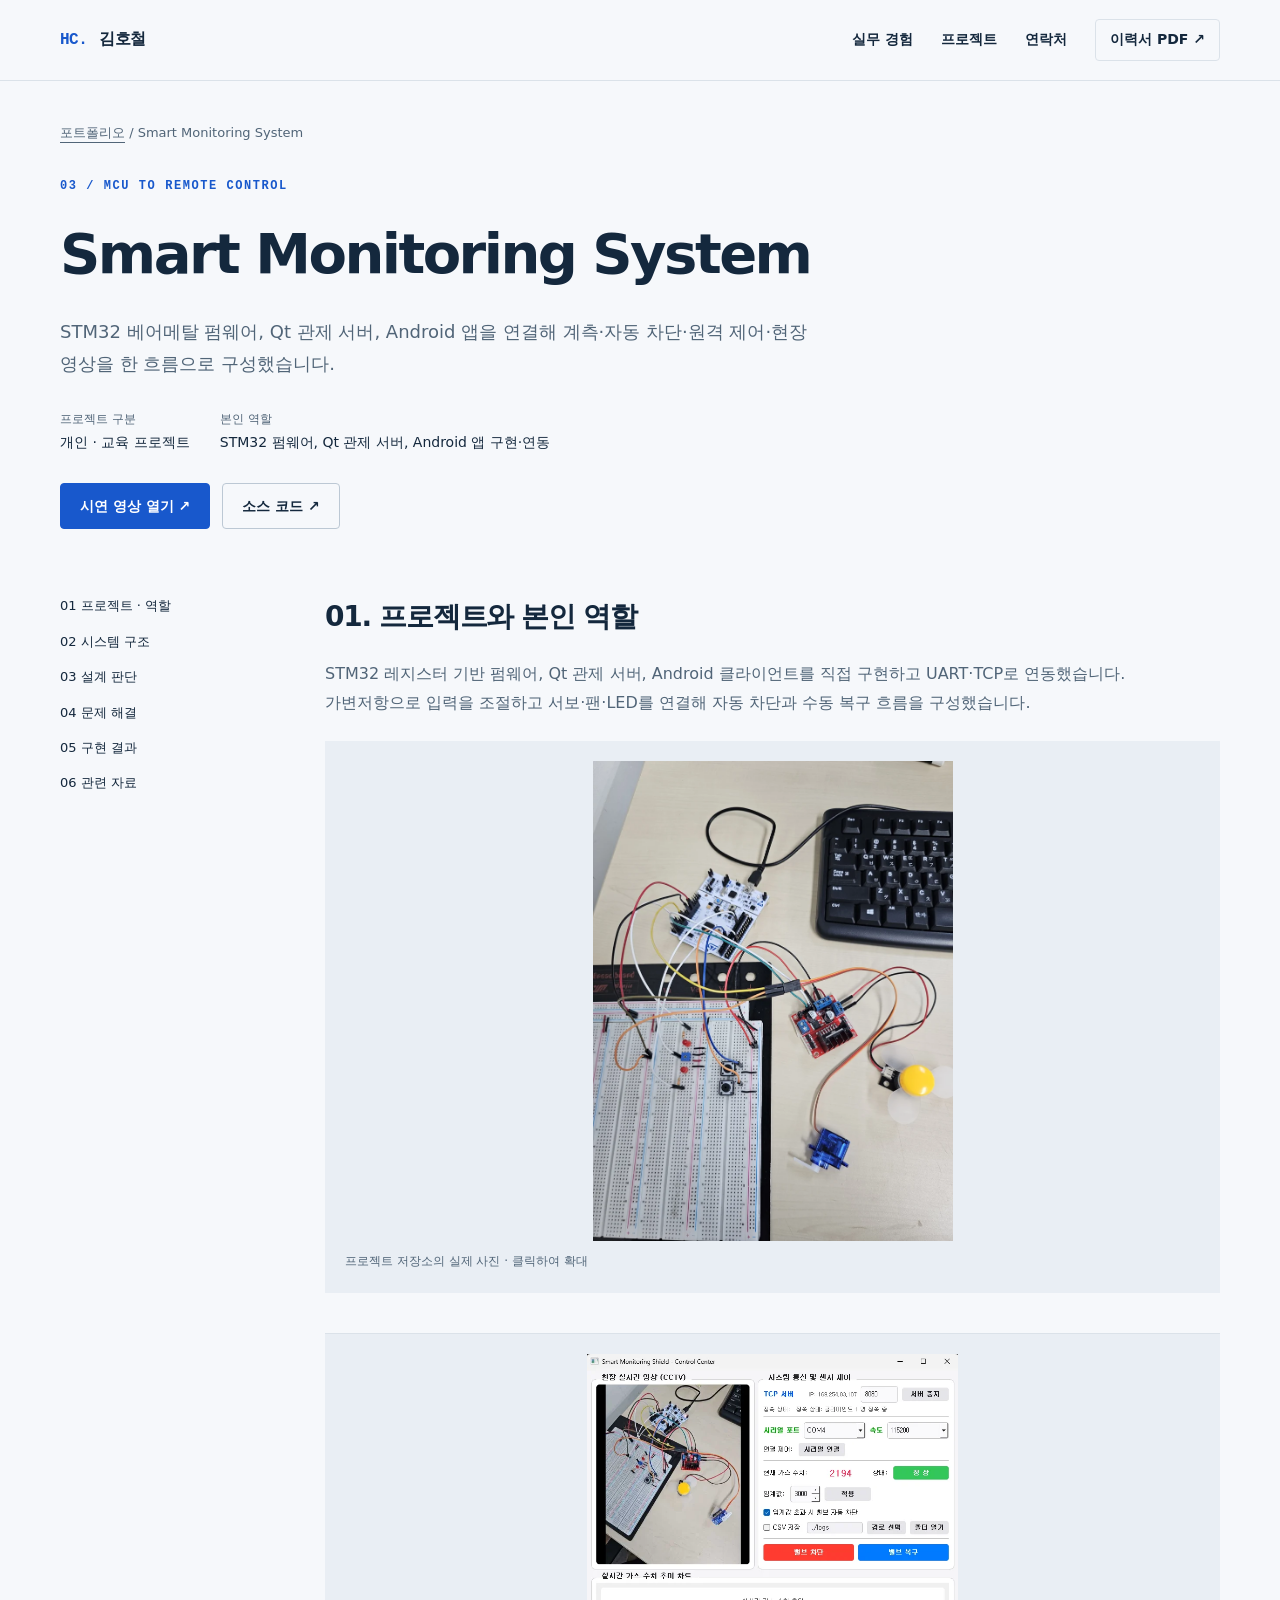
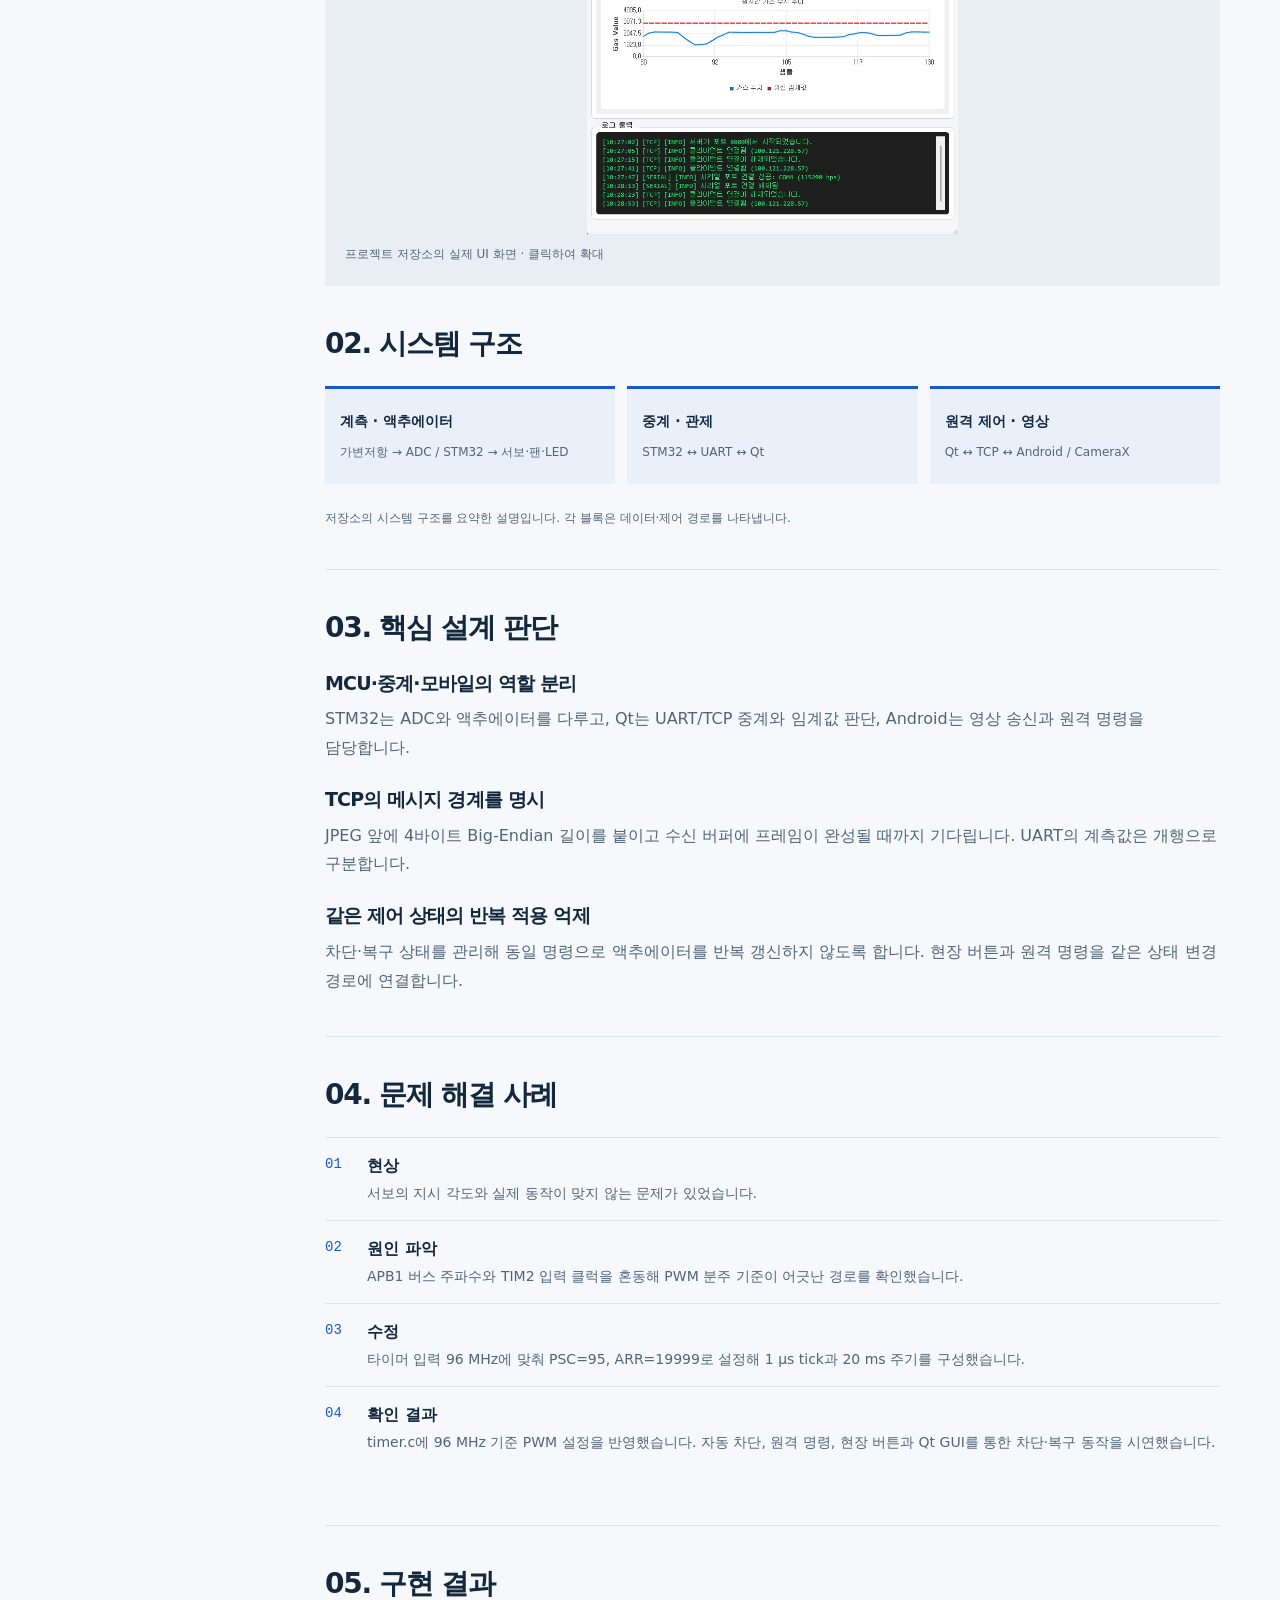
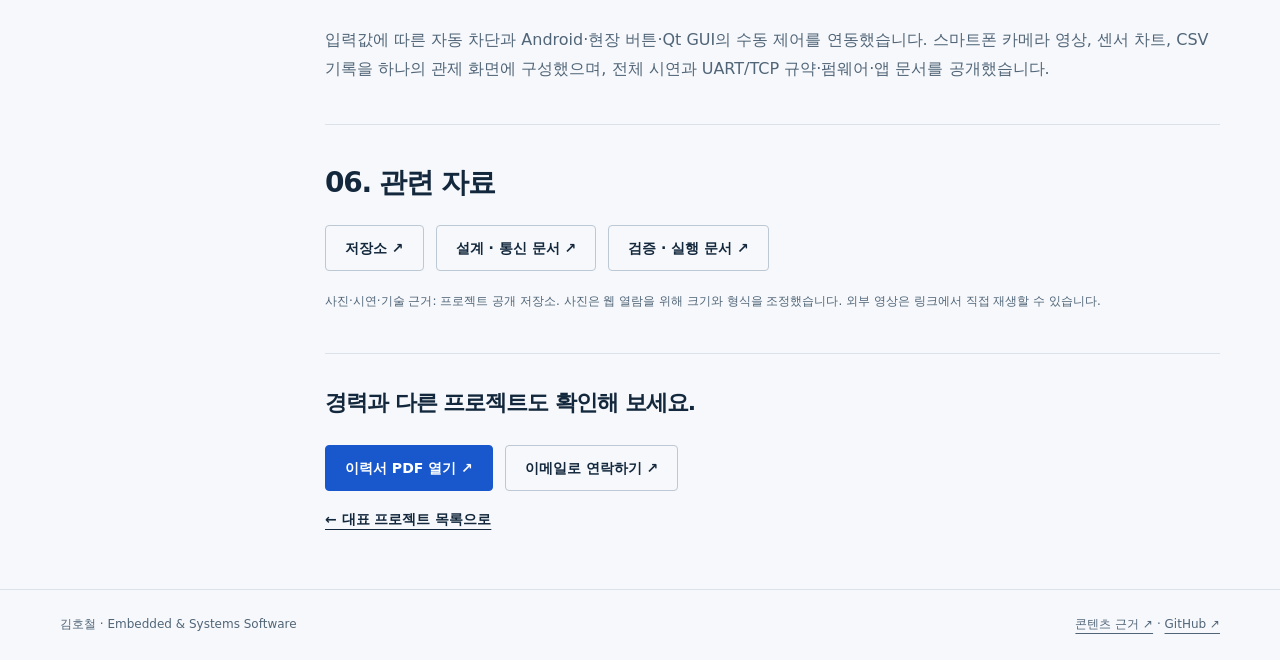
<file: projects/smart-monitoring/index.html>
<!doctype html>
<html lang="ko"><head><meta charset="utf-8"><meta name="viewport" content="width=device-width,initial-scale=1"><title>Smart Monitoring System · 김호철</title><meta name="description" content="STM32 베어메탈 펌웨어, Qt 관제 서버, Android 앱을 연결해 계측·자동 차단·원격 제어·현장 영상을 한 흐름으로 구성했습니다."><meta name="theme-color" content="#f6f8fb"><meta property="og:title" content="Smart Monitoring System · 김호철"><meta property="og:description" content="STM32 베어메탈 펌웨어, Qt 관제 서버, Android 앱을 연결해 계측·자동 차단·원격 제어·현장 영상을 한 흐름으로 구성했습니다."><meta property="og:type" content="website"><link rel="canonical" href="https://hckim-dev.github.io/projects/smart-monitoring/"><link rel="stylesheet" href="../../assets/css/site.css"><script src="../../assets/js/site.js" defer></script><link rel="icon" href="../../assets/icons/favicon.svg" type="image/svg+xml"></head>
<body><a class="skip" href="#main">본문으로 건너뛰기</a><header class="header"><nav class="nav wrap" aria-label="주 메뉴"><a class="brand" href="../../index.html"><span>HC.</span>김호철</a><button class="mobile-menu" aria-expanded="false" aria-controls="nav-links">메뉴</button><div class="nav-links" id="nav-links"><a href="../../index.html#experience">실무 경험</a><a href="../../index.html#projects">프로젝트</a><a href="../../index.html#contact">연락처</a><a class="resume" href="../../assets/resume.pdf">이력서 PDF ↗</a></div></nav></header>
<main id="main" class="wrap"><header class="detail-head"><div class="breadcrumb"><a href="../../index.html#projects">포트폴리오</a> / Smart Monitoring System</div><div class="eyebrow">03 / MCU TO REMOTE CONTROL</div><h1>Smart Monitoring System</h1><p class="lead">STM32 베어메탈 펌웨어, Qt 관제 서버, Android 앱을 연결해 계측·자동 차단·원격 제어·현장 영상을 한 흐름으로 구성했습니다.</p><div class="meta"><div><strong>프로젝트 구분</strong>개인 · 교육 프로젝트</div><div><strong>본인 역할</strong>STM32 펌웨어, Qt 관제 서버, Android 앱 구현·연동</div></div><div class="actions"><a class="button" href="../../assets/projects/smart-monitoring/demo.mp4">시연 영상 열기 ↗</a><a class="button secondary" href="https://github.com/hckim-dev/smart-monitoring-system">소스 코드 ↗</a></div></header><div class="detail-layout"><nav class="side-nav" aria-label="프로젝트 목차"><a href="#overview">01 프로젝트 · 역할</a><a href="#architecture">02 시스템 구조</a><a href="#design">03 설계 판단</a><a href="#problem">04 문제 해결</a><a href="#verification">05 구현 결과</a><a href="#resources">06 관련 자료</a></nav><div><section id="overview" class="detail-section"><h2>01. 프로젝트와 본인 역할</h2><p>STM32 레지스터 기반 펌웨어, Qt 관제 서버, Android 클라이언트를 직접 구현하고 UART·TCP로 연동했습니다. 가변저항으로 입력을 조절하고 서보·팬·LED를 연결해 자동 차단과 수동 복구 흐름을 구성했습니다.</p><div style="margin-top:24px"><figure class="detail-photo"><a class="zoom-link" href="../../assets/projects/smart-monitoring/hardware.webp" aria-label="이미지 확대: STM32 보드와 서보, 팬, 가변저항을 연결한 모니터링 프로토타입"><img src="../../assets/projects/smart-monitoring/hardware.webp" width="825" height="1100" alt="STM32 보드와 서보, 팬, 가변저항을 연결한 모니터링 프로토타입" loading="eager"></a><figcaption>프로젝트 저장소의 실제 사진 · 클릭하여 확대</figcaption></figure></div></section><figure class="detail-photo"><a class="zoom-link" href="../../assets/projects/smart-monitoring/ui.webp" aria-label="이미지 확대: Qt 관제 서버 실제 화면"><img src="../../assets/projects/smart-monitoring/ui.webp" width="717" height="929" alt="Qt 관제 서버 실제 화면" loading="lazy"></a><figcaption>프로젝트 저장소의 실제 UI 화면 · 클릭하여 확대</figcaption></figure><section id="architecture" class="detail-section"><h2>02. 시스템 구조</h2><div class="flow"><div><b>계측 · 액추에이터</b><span>가변저항 → ADC / STM32 → 서보·팬·LED</span></div><div><b>중계 · 관제</b><span>STM32 ↔ UART ↔ Qt</span></div><div><b>원격 제어 · 영상</b><span>Qt ↔ TCP ↔ Android / CameraX</span></div></div><p class="source-note">저장소의 시스템 구조를 요약한 설명입니다. 각 블록은 데이터·제어 경로를 나타냅니다.</p></section><section id="design" class="detail-section"><h2>03. 핵심 설계 판단</h2><h3>MCU·중계·모바일의 역할 분리</h3><p>STM32는 ADC와 액추에이터를 다루고, Qt는 UART/TCP 중계와 임계값 판단, Android는 영상 송신과 원격 명령을 담당합니다.</p><h3>TCP의 메시지 경계를 명시</h3><p>JPEG 앞에 4바이트 Big-Endian 길이를 붙이고 수신 버퍼에 프레임이 완성될 때까지 기다립니다. UART의 계측값은 개행으로 구분합니다.</p><h3>같은 제어 상태의 반복 적용 억제</h3><p>차단·복구 상태를 관리해 동일 명령으로 액추에이터를 반복 갱신하지 않도록 합니다. 현장 버튼과 원격 명령을 같은 상태 변경 경로에 연결합니다.</p></section><section id="problem" class="detail-section"><h2>04. 문제 해결 사례</h2><ol class="steps"><li><strong>현상</strong><p>서보의 지시 각도와 실제 동작이 맞지 않는 문제가 있었습니다.</p></li><li><strong>원인 파악</strong><p>APB1 버스 주파수와 TIM2 입력 클럭을 혼동해 PWM 분주 기준이 어긋난 경로를 확인했습니다.</p></li><li><strong>수정</strong><p>타이머 입력 96 MHz에 맞춰 PSC=95, ARR=19999로 설정해 1 μs tick과 20 ms 주기를 구성했습니다.</p></li><li><strong>확인 결과</strong><p>timer.c에 96 MHz 기준 PWM 설정을 반영했습니다. 자동 차단, 원격 명령, 현장 버튼과 Qt GUI를 통한 차단·복구 동작을 시연했습니다.</p></li></ol></section><section id="verification" class="detail-section"><h2>05. 구현 결과</h2><p>입력값에 따른 자동 차단과 Android·현장 버튼·Qt GUI의 수동 제어를 연동했습니다. 스마트폰 카메라 영상, 센서 차트, CSV 기록을 하나의 관제 화면에 구성했으며, 전체 시연과 UART/TCP 규약·펌웨어·앱 문서를 공개했습니다.</p></section><section id="resources" class="detail-section"><h2>06. 관련 자료</h2><div class="resources"><a class="button secondary" href="https://github.com/hckim-dev/smart-monitoring-system">저장소 ↗</a><a class="button secondary" href="https://github.com/hckim-dev/smart-monitoring-system/blob/HEAD/docs/02_protocol_specification.md">설계 · 통신 문서 ↗</a><a class="button secondary" href="https://github.com/hckim-dev/smart-monitoring-system/blob/HEAD/docs/08_setup_and_operation_guide.md">검증 · 실행 문서 ↗</a></div><p class="source-note">사진·시연·기술 근거: 프로젝트 공개 저장소. 사진은 웹 열람을 위해 크기와 형식을 조정했습니다. 외부 영상은 링크에서 직접 재생할 수 있습니다.</p></section><div class="detail-contact"><h2>경력과 다른 프로젝트도 확인해 보세요.</h2><div class="actions"><a class="button" href="../../assets/resume.pdf">이력서 PDF 열기 ↗</a><a class="button secondary" href="mailto:yp0504@naver.com">이메일로 연락하기 ↗</a></div><a class="text-link" href="../../index.html#projects">← 대표 프로젝트 목록으로</a></div></div></div></main>
<footer class="footer"><div class="wrap"><span>김호철 · Embedded &amp; Systems Software</span><span><a class="" href="https://github.com/hckim-dev/hckim-dev.github.io/blob/master/docs/SOURCES.md">콘텐츠 근거 ↗</a> · <a class="" href="https://github.com/hckim-dev">GitHub ↗</a></span></div></footer>
<dialog aria-label="프로젝트 이미지 확대"><div class="dialog-actions"><button type="button" class="zoom-toggle" aria-pressed="false">2배 확대</button><a class="original-image" target="_blank" rel="noopener">이미지 파일 열기 ↗</a><button type="button" class="dialog-close">닫기 ×</button></div><div class="image-viewport"><img alt=""></div><p></p></dialog></body></html>
</file>
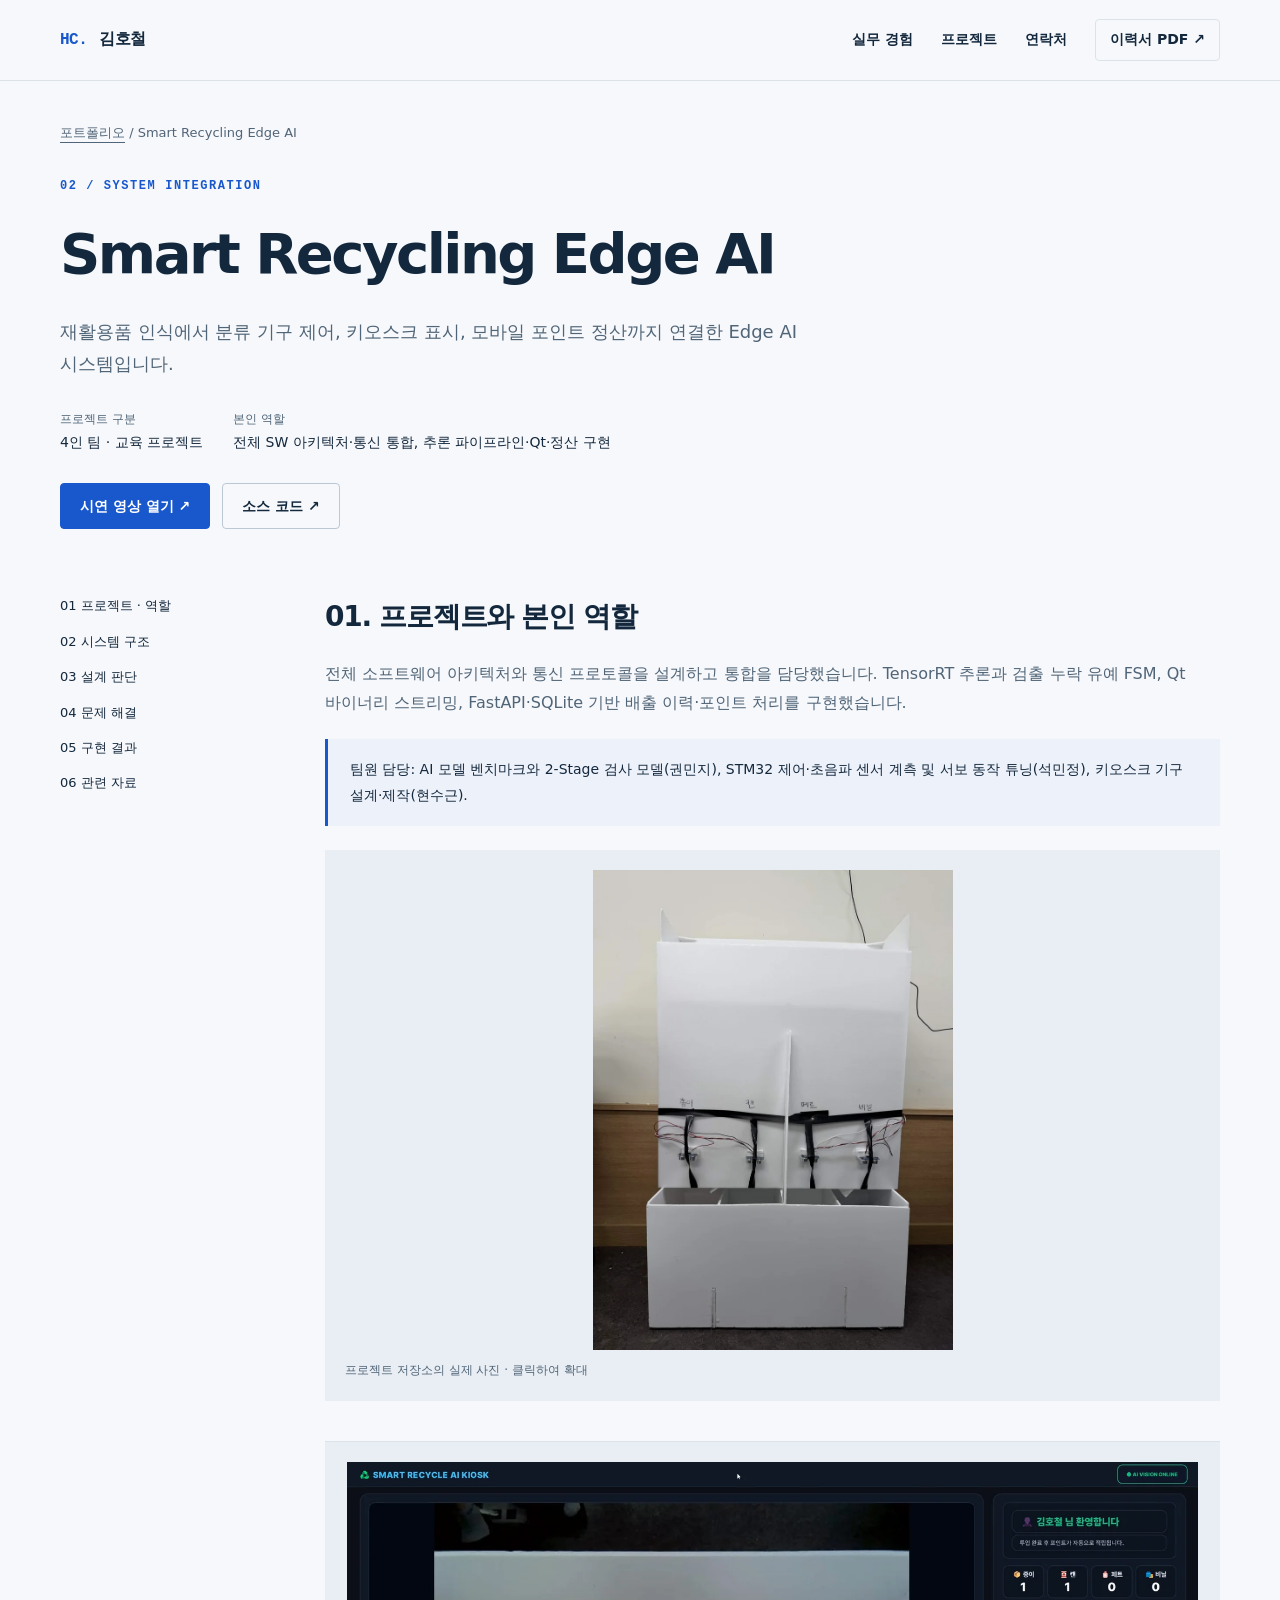
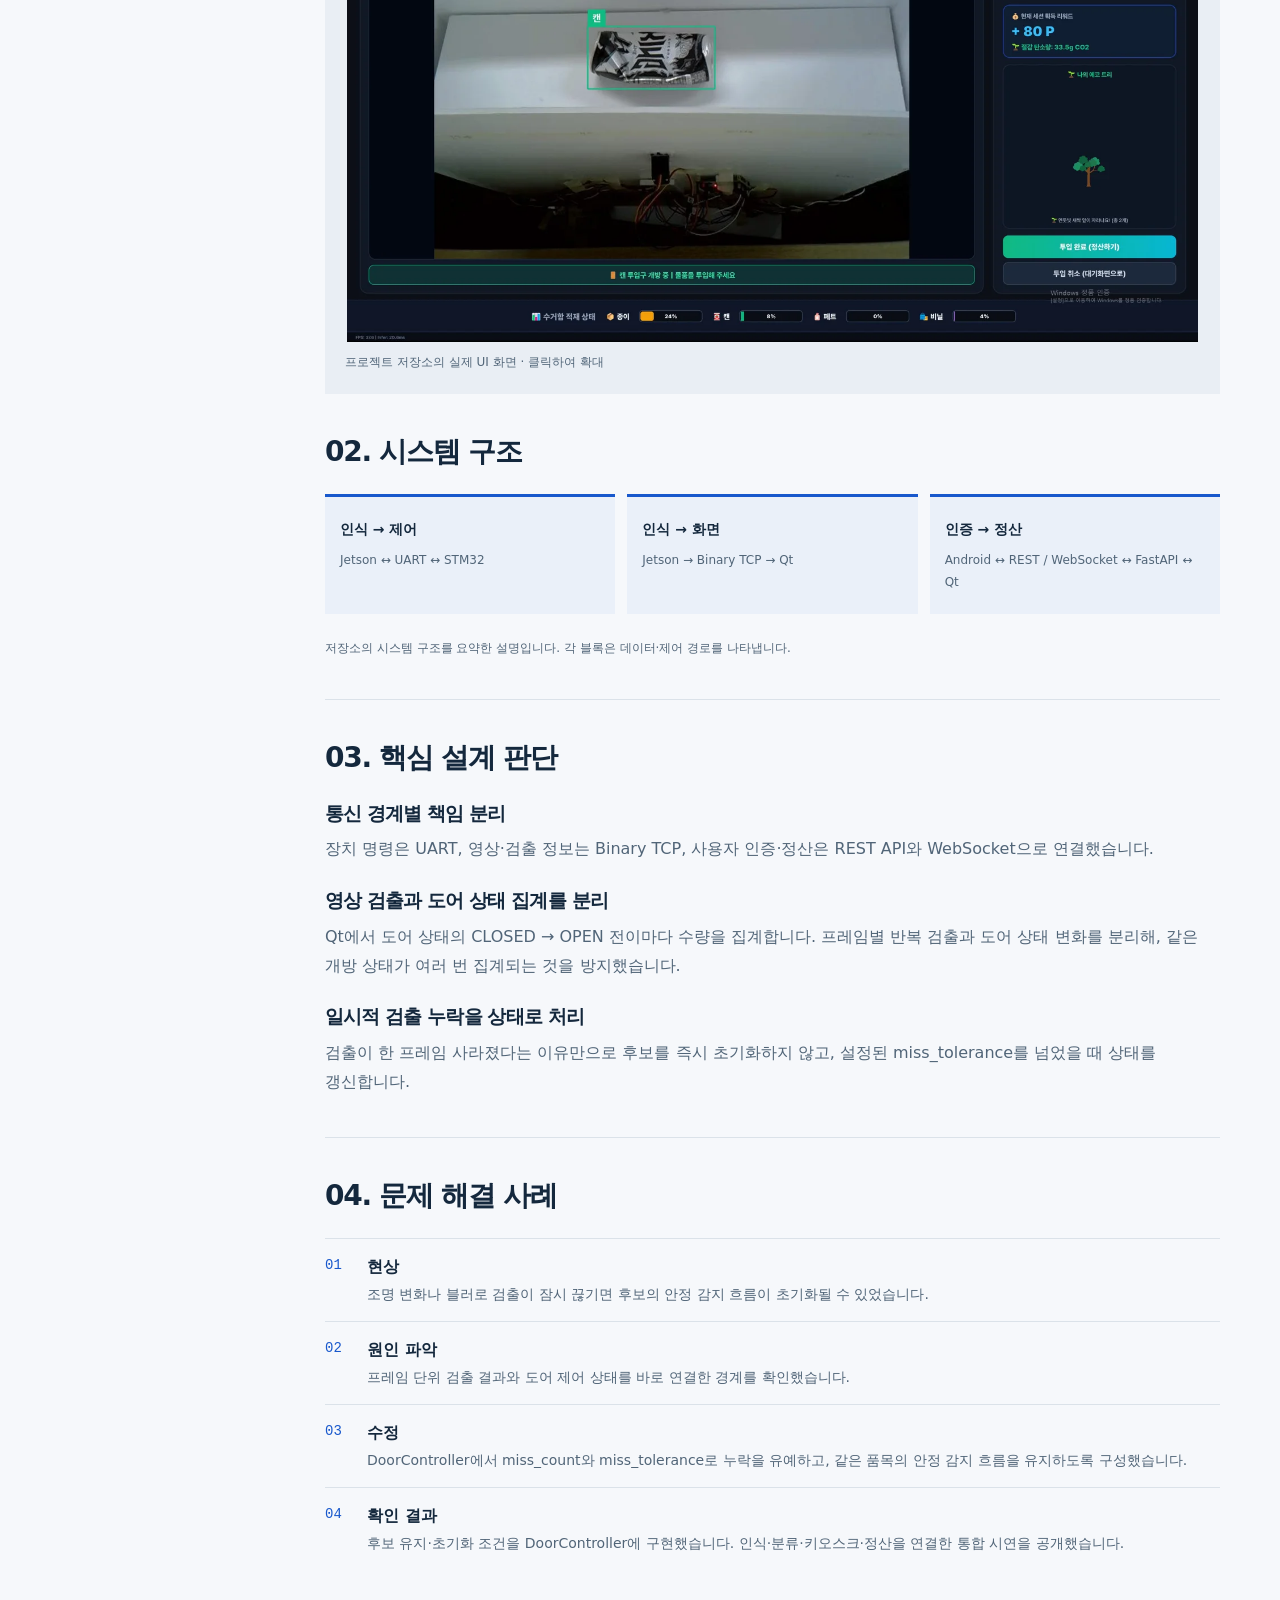
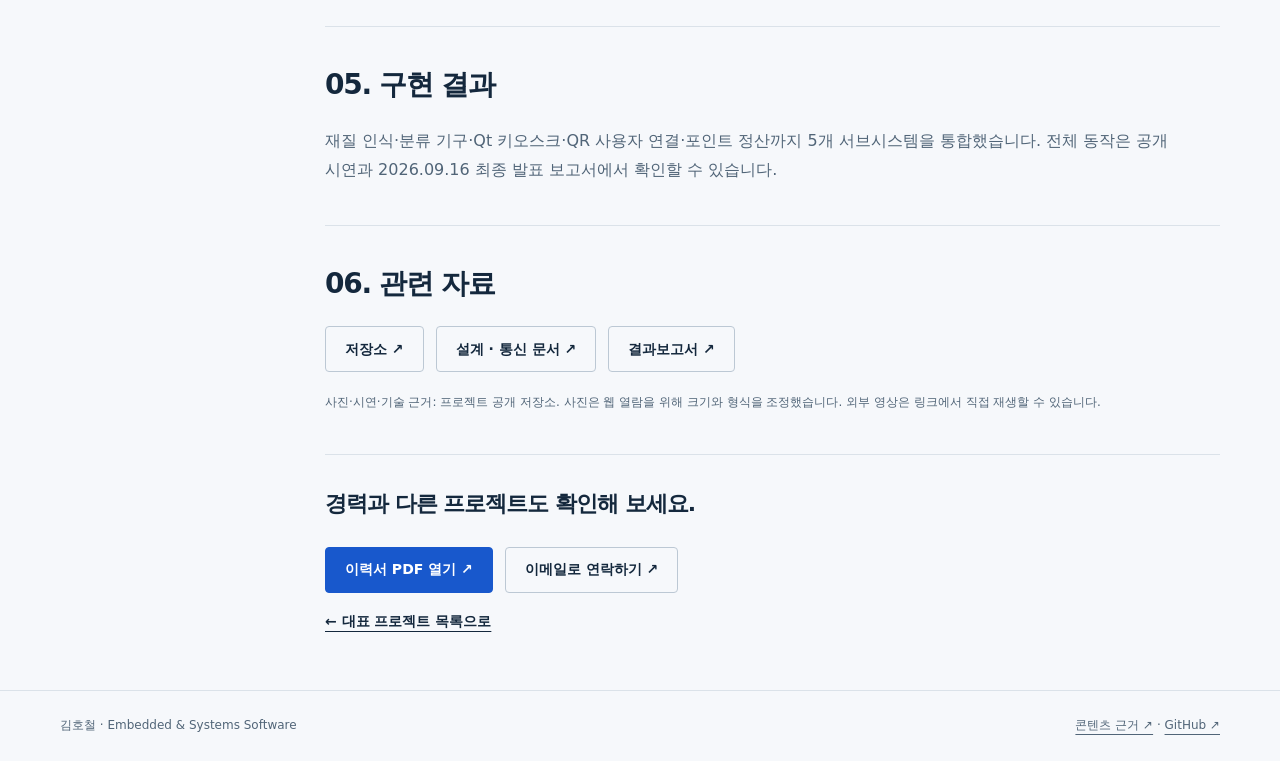
<file: projects/smart-recycling/index.html>
<!doctype html>
<html lang="ko"><head><meta charset="utf-8"><meta name="viewport" content="width=device-width,initial-scale=1"><title>Smart Recycling Edge AI · 김호철</title><meta name="description" content="재활용품 인식에서 분류 기구 제어, 키오스크 표시, 모바일 포인트 정산까지 연결한 Edge AI 시스템입니다."><meta name="theme-color" content="#f6f8fb"><meta property="og:title" content="Smart Recycling Edge AI · 김호철"><meta property="og:description" content="재활용품 인식에서 분류 기구 제어, 키오스크 표시, 모바일 포인트 정산까지 연결한 Edge AI 시스템입니다."><meta property="og:type" content="website"><link rel="canonical" href="https://hckim-dev.github.io/projects/smart-recycling/"><link rel="stylesheet" href="../../assets/css/site.css"><script src="../../assets/js/site.js" defer></script><link rel="icon" href="../../assets/icons/favicon.svg" type="image/svg+xml"></head>
<body><a class="skip" href="#main">본문으로 건너뛰기</a><header class="header"><nav class="nav wrap" aria-label="주 메뉴"><a class="brand" href="../../index.html"><span>HC.</span>김호철</a><button class="mobile-menu" aria-expanded="false" aria-controls="nav-links">메뉴</button><div class="nav-links" id="nav-links"><a href="../../index.html#experience">실무 경험</a><a href="../../index.html#projects">프로젝트</a><a href="../../index.html#contact">연락처</a><a class="resume" href="../../assets/resume.pdf">이력서 PDF ↗</a></div></nav></header>
<main id="main" class="wrap"><header class="detail-head"><div class="breadcrumb"><a href="../../index.html#projects">포트폴리오</a> / Smart Recycling Edge AI</div><div class="eyebrow">02 / SYSTEM INTEGRATION</div><h1>Smart Recycling Edge AI</h1><p class="lead">재활용품 인식에서 분류 기구 제어, 키오스크 표시, 모바일 포인트 정산까지 연결한 Edge AI 시스템입니다.</p><div class="meta"><div><strong>프로젝트 구분</strong>4인 팀 · 교육 프로젝트</div><div><strong>본인 역할</strong>전체 SW 아키텍처·통신 통합, 추론 파이프라인·Qt·정산 구현</div></div><div class="actions"><a class="button" href="https://github.com/user-attachments/assets/a7b54b54-8b72-4728-b04c-dced2dc5ca10">시연 영상 열기 ↗</a><a class="button secondary" href="https://github.com/hckim-dev/smart-recycling-edge-ai">소스 코드 ↗</a></div></header><div class="detail-layout"><nav class="side-nav" aria-label="프로젝트 목차"><a href="#overview">01 프로젝트 · 역할</a><a href="#architecture">02 시스템 구조</a><a href="#design">03 설계 판단</a><a href="#problem">04 문제 해결</a><a href="#verification">05 구현 결과</a><a href="#resources">06 관련 자료</a></nav><div><section id="overview" class="detail-section"><h2>01. 프로젝트와 본인 역할</h2><p>전체 소프트웨어 아키텍처와 통신 프로토콜을 설계하고 통합을 담당했습니다. TensorRT 추론과 검출 누락 유예 FSM, Qt 바이너리 스트리밍, FastAPI·SQLite 기반 배출 이력·포인트 처리를 구현했습니다.</p><div class="note">팀원 담당: AI 모델 벤치마크와 2-Stage 검사 모델(권민지), STM32 제어·초음파 센서 계측 및 서보 동작 튜닝(석민정), 키오스크 기구 설계·제작(현수근).</div><div style="margin-top:24px"><figure class="detail-photo"><a class="zoom-link" href="../../assets/projects/smart-recycling/hardware.webp" aria-label="이미지 확대: 4구역 수거함과 분류 기구를 갖춘 재활용 키오스크 실물"><img src="../../assets/projects/smart-recycling/hardware.webp" width="825" height="1100" alt="4구역 수거함과 분류 기구를 갖춘 재활용 키오스크 실물" loading="eager"></a><figcaption>프로젝트 저장소의 실제 사진 · 클릭하여 확대</figcaption></figure></div></section><figure class="detail-photo"><a class="zoom-link" href="../../assets/projects/smart-recycling/ui.webp" aria-label="이미지 확대: 재활용 키오스크 실제 검출 화면"><img src="../../assets/projects/smart-recycling/ui.webp" width="1500" height="846" alt="재활용 키오스크 실제 검출 화면" loading="lazy"></a><figcaption>프로젝트 저장소의 실제 UI 화면 · 클릭하여 확대</figcaption></figure><section id="architecture" class="detail-section"><h2>02. 시스템 구조</h2><div class="flow"><div><b>인식 → 제어</b><span>Jetson ↔ UART ↔ STM32</span></div><div><b>인식 → 화면</b><span>Jetson → Binary TCP → Qt</span></div><div><b>인증 → 정산</b><span>Android ↔ REST / WebSocket ↔ FastAPI ↔ Qt</span></div></div><p class="source-note">저장소의 시스템 구조를 요약한 설명입니다. 각 블록은 데이터·제어 경로를 나타냅니다.</p></section><section id="design" class="detail-section"><h2>03. 핵심 설계 판단</h2><h3>통신 경계별 책임 분리</h3><p>장치 명령은 UART, 영상·검출 정보는 Binary TCP, 사용자 인증·정산은 REST API와 WebSocket으로 연결했습니다.</p><h3>영상 검출과 도어 상태 집계를 분리</h3><p>Qt에서 도어 상태의 CLOSED → OPEN 전이마다 수량을 집계합니다. 프레임별 반복 검출과 도어 상태 변화를 분리해, 같은 개방 상태가 여러 번 집계되는 것을 방지했습니다.</p><h3>일시적 검출 누락을 상태로 처리</h3><p>검출이 한 프레임 사라졌다는 이유만으로 후보를 즉시 초기화하지 않고, 설정된 miss_tolerance를 넘었을 때 상태를 갱신합니다.</p></section><section id="problem" class="detail-section"><h2>04. 문제 해결 사례</h2><ol class="steps"><li><strong>현상</strong><p>조명 변화나 블러로 검출이 잠시 끊기면 후보의 안정 감지 흐름이 초기화될 수 있었습니다.</p></li><li><strong>원인 파악</strong><p>프레임 단위 검출 결과와 도어 제어 상태를 바로 연결한 경계를 확인했습니다.</p></li><li><strong>수정</strong><p>DoorController에서 miss_count와 miss_tolerance로 누락을 유예하고, 같은 품목의 안정 감지 흐름을 유지하도록 구성했습니다.</p></li><li><strong>확인 결과</strong><p>후보 유지·초기화 조건을 DoorController에 구현했습니다. 인식·분류·키오스크·정산을 연결한 통합 시연을 공개했습니다.</p></li></ol></section><section id="verification" class="detail-section"><h2>05. 구현 결과</h2><p>재질 인식·분류 기구·Qt 키오스크·QR 사용자 연결·포인트 정산까지 5개 서브시스템을 통합했습니다. 전체 동작은 공개 시연과 2026.09.16 최종 발표 보고서에서 확인할 수 있습니다.</p></section><section id="resources" class="detail-section"><h2>06. 관련 자료</h2><div class="resources"><a class="button secondary" href="https://github.com/hckim-dev/smart-recycling-edge-ai">저장소 ↗</a><a class="button secondary" href="https://github.com/hckim-dev/smart-recycling-edge-ai/blob/HEAD/docs/protocol-spec.md">설계 · 통신 문서 ↗</a><a class="button secondary" href="https://github.com/hckim-dev/smart-recycling-edge-ai/blob/HEAD/docs/presentation/smart_recycling_final_report.pdf">결과보고서 ↗</a></div><p class="source-note">사진·시연·기술 근거: 프로젝트 공개 저장소. 사진은 웹 열람을 위해 크기와 형식을 조정했습니다. 외부 영상은 링크에서 직접 재생할 수 있습니다.</p></section><div class="detail-contact"><h2>경력과 다른 프로젝트도 확인해 보세요.</h2><div class="actions"><a class="button" href="../../assets/resume.pdf">이력서 PDF 열기 ↗</a><a class="button secondary" href="mailto:yp0504@naver.com">이메일로 연락하기 ↗</a></div><a class="text-link" href="../../index.html#projects">← 대표 프로젝트 목록으로</a></div></div></div></main>
<footer class="footer"><div class="wrap"><span>김호철 · Embedded &amp; Systems Software</span><span><a class="" href="https://github.com/hckim-dev/hckim-dev.github.io/blob/master/docs/SOURCES.md">콘텐츠 근거 ↗</a> · <a class="" href="https://github.com/hckim-dev">GitHub ↗</a></span></div></footer>
<dialog aria-label="프로젝트 이미지 확대"><div class="dialog-actions"><button type="button" class="zoom-toggle" aria-pressed="false">2배 확대</button><a class="original-image" target="_blank" rel="noopener">이미지 파일 열기 ↗</a><button type="button" class="dialog-close">닫기 ×</button></div><div class="image-viewport"><img alt=""></div><p></p></dialog></body></html>
</file>
<file: assets/css/site.css>
/* Theme and base elements */
:root {
  --ink: #14283d;
  --muted: #516578;
  --blue: #1858cc;
  --line: #dbe2e9;
  --paper: #f6f8fb;
  --focus: #9a5a00;
}

* {
  box-sizing: border-box;
}

html {
  scroll-behavior: smooth;
  scroll-padding-top: 100px;
}

html.image-open {
  overflow: hidden;
  padding-right: var(--scrollbar-width, 0px);
}

body {
  margin: 0;
  background: var(--paper);
  color: var(--ink);
  font-family: system-ui, -apple-system, 'Segoe UI', 'Malgun Gothic', sans-serif;
  font-size: 16px;
  line-height: 1.8;
  word-break: keep-all;
  overflow-wrap: anywhere;
}

a {
  color: inherit;
  text-underline-offset: 5px;
}

a:hover {
  color: var(--blue);
}

button {
  font: inherit;
}

a:focus-visible, button:focus-visible {
  outline: 3px solid var(--focus);
  outline-offset: 5px;
}

img {
  display: block;
  max-width: 100%;
}

h1, h2, h3, p, figure {
  margin: 0;
}

h1, h2, h3 {
  line-height: 1.3;
  letter-spacing: -.045em;
}

h1 {
  font-size: clamp(36px,4.5vw,62px);
  font-weight: 750;
}

h2 {
  font-size: clamp(27px,3vw,37px);
}

h3 {
  font-size: 24px;
}

p+p {
  margin-top: 14px;
}

.wrap {
  width: min(1160px,calc(100% - 64px));
  margin: auto;
}

.skip {
  position: fixed;
  top: -100px;
  left: 16px;
  background: white;
  padding: 12px;
  z-index: 100;
}

.skip:focus {
  top: 10px;
}


/* Navigation */
.header {
  position: sticky;
  top: 0;
  background: #f6f8fbf5;
  border-bottom: 1px solid var(--line);
  z-index: 10;
}

.nav {
  min-height: 80px;
  display: flex;
  align-items: center;
  justify-content: space-between;
  gap: 24px;
}

.brand {
  font-weight: 800;
  text-decoration: none;
  letter-spacing: -.03em;
  white-space: nowrap;
}

.brand span {
  font-family: monospace;
  color: var(--blue);
  margin-right: 12px;
}

.nav-links {
  display: flex;
  gap: 28px;
  align-items: center;
}

.nav-links a {
  text-decoration: none;
  font-size: 14px;
  font-weight: 650;
}

.nav-links .resume {
  border: 1px solid var(--line);
  padding: 7px 14px;
  border-radius: 4px;
}

.eyebrow {
  font-family: Consolas, monospace;
  color: var(--blue);
  font-size: 12px;
  letter-spacing: .13em;
  font-weight: 700;
  text-transform: uppercase;
  margin-bottom: 20px;
}


/* Home introduction */
.hero {
  padding: 76px 0 64px;
}

.hero-content {
  max-width: 960px;
}

.hero h1 {
  font-size: clamp(40px, 5.6vw, 76px);
  line-height: 1.2;
}

.hero .lead {
  max-width: 720px;
}

.hero h1 span {
  color: var(--blue);
}

.lead {
  font-size: 18px;
  color: var(--muted);
  max-width: 590px;
  margin-top: 25px;
}

.career-duration {
  white-space: nowrap;
}

.identity {
  margin-top: 28px;
  font-weight: 700;
}

.identity span {
  font-weight: 400;
  font-size: 14px;
  color: var(--muted);
  margin-left: 12px;
}

.actions {
  display: flex;
  gap: 12px;
  flex-wrap: wrap;
  margin-top: 28px;
}

.button {
  display: inline-flex;
  align-items: center;
  justify-content: center;
  min-height: 46px;
  padding: 9px 19px;
  background: var(--blue);
  border: 1px solid var(--blue);
  border-radius: 4px;
  color: white;
  text-decoration: none;
  font-size: 14px;
  font-weight: 650;
}

.button:hover {
  background: #1047aa;
  color: white;
}

.button.secondary {
  background: transparent;
  color: var(--ink);
  border-color: #bcc8d4;
}

.button.secondary:hover {
  color: var(--blue);
  background: #edf2fa;
  border-color: var(--blue);
}

.summary-strip {
  display: grid;
  grid-template-columns: repeat(3,1fr);
  border-block: 1px solid var(--line);
  padding: 22px 0;
  gap: 24px;
}

.summary-strip span {
  font-size: 12px;
  color: var(--muted);
  display: block;
}

.summary-strip strong {
  font-size: 16px;
}


/* Content sections */
.section {
  padding: 75px 0;
  border-bottom: 1px solid var(--line);
}

.section-head {
  display: flex;
  align-items: end;
  justify-content: space-between;
  gap: 30px;
  margin-bottom: 35px;
}

.section-head p {
  color: var(--muted);
  font-size: 14px;
  max-width: 470px;
}

.section-head .eyebrow {
  margin-bottom: 10px;
}

.experience {
  display: grid;
  grid-template-columns: 260px 1fr;
  gap: 45px;
  padding: 30px 0;
  border-top: 1px solid var(--line);
}

.experience:first-of-type {
  border-top: 0;
}

.experience h3 {
  font-size: 23px;
}

.date {
  font-family: Consolas, monospace;
  font-size: 13px;
  color: var(--muted);
  margin-top: 8px;
}

.role {
  color: var(--muted);
  font-size: 14px;
  margin-top: 5px;
}

ul {
  padding-left: 20px;
  margin: 12px 0 0;
}

li {
  padding: 4px 0;
}

.experience h4 {
  margin: 0;
  font-size: 18px;
}


/* Project cards */
.project {
  display: grid;
  grid-template-columns: 44% 1fr;
  background: white;
  border: 1px solid var(--line);
  margin-top: 26px;
  min-height: 365px;
}

.project-media {
  background: #e9eef4;
  display: flex;
  align-items: center;
  justify-content: center;
  padding: 20px;
}

.project-media img {
  height: 310px;
  width: 100%;
  object-fit: contain;
}

.project-body {
  padding: 34px 38px;
}

.project-body h3 {
  font-size: 28px;
  margin: 12px 0;
}

.project-body p {
  color: var(--muted);
  font-size: 15px;
}

.project-body .role-line {
  color: var(--ink);
  font-size: 14px;
  margin-top: 16px;
}

.project-kicker {
  color: var(--blue);
  font-family: Consolas, monospace;
  font-size: 12px;
  letter-spacing: .08em;
}

.tags {
  display: flex;
  gap: 8px;
  flex-wrap: wrap;
  margin: 18px 0;
}

.tags span {
  font-size: 12px;
  background: var(--paper);
  border: 1px solid var(--line);
  padding: 2px 9px;
  border-radius: 3px;
}

.text-link {
  font-size: 14px;
  font-weight: 700;
  display: inline-block;
  margin-top: 16px;
}

.cards {
  display: grid;
  grid-template-columns: repeat(2,minmax(0,1fr));
  gap: 24px;
}

.small-card {
  border: 1px solid var(--line);
  background: white;
  padding: 20px;
  display: flex;
  flex-direction: column;
}

.small-card .zoom-link {
  margin-bottom: 24px;
}

.small-card img {
  height: 180px;
  width: 100%;
  object-fit: contain;
  background: var(--paper);
}

.small-card h3 {
  font-size: 20px;
}

.small-card p {
  font-size: 14px;
  color: var(--muted);
  margin-top: 12px;
}

.small-card .text-link {
  margin-top: auto;
  padding-top: 20px;
}


/* Skills and education */
.skills {
  display: grid;
  grid-template-columns: 1fr 1fr;
  gap: 50px;
}

.skill-row {
  padding: 18px 0;
  border-top: 1px solid var(--line);
}

.skill-row strong {
  font-size: 16px;
}

.skill-row p {
  font-size: 14px;
  color: var(--muted);
  margin-top: 4px;
}

.education {
  background: #eaf0f9;
  padding: 28px;
}

.education h3 {
  font-size: 21px;
}

.education p {
  font-size: 14px;
  margin-top: 14px;
}


/* Contact and footer */
.contact {
  padding: 65px 0;
}

.contact a.email {
  display: inline-block;
  font-size: clamp(22px,4vw,40px);
  font-weight: 700;
  text-decoration: none;
  color: var(--blue);
  margin-top: 18px;
}

.footer {
  padding: 24px 0;
  border-top: 1px solid var(--line);
  color: var(--muted);
  font-size: 12px;
}

.footer .wrap {
  display: flex;
  justify-content: space-between;
  gap: 20px;
}


/* Project details */
.detail-head {
  padding: 40px 0 30px;
}

.breadcrumb {
  font-size: 13px;
  color: var(--muted);
  margin-bottom: 32px;
}

.detail-head h1 {
  font-size: clamp(34px,5vw,56px);
  max-width: 900px;
}

.detail-head .lead {
  max-width: 750px;
}

.meta {
  display: flex;
  gap: 30px;
  margin-top: 28px;
  flex-wrap: wrap;
  font-size: 14px;
}

.meta strong {
  display: block;
  font-size: 12px;
  color: var(--muted);
  font-weight: 400;
}

.detail-layout {
  display: grid;
  grid-template-columns: 210px 1fr;
  gap: 55px;
}

.side-nav {
  align-self: start;
  position: sticky;
  top: 110px;
  display: flex;
  flex-direction: column;
  font-size: 13px;
  gap: 12px;
  padding-top: 35px;
}

.side-nav a {
  text-decoration: none;
}

.detail-section {
  padding: 40px 0;
  border-bottom: 1px solid var(--line);
}

.detail-section h2 {
  font-size: 28px;
  margin-bottom: 24px;
}

.detail-section h3 {
  font-size: 19px;
  margin: 24px 0 10px;
}

.detail-section p {
  color: var(--muted);
}

.detail-photo {
  padding: 20px;
  background: #e9eef4;
}

.detail-photo img {
  max-height: 480px;
  width: 100%;
  object-fit: contain;
  height: auto;
}

.detail-photo figcaption {
  font-size: 12px;
  color: var(--muted);
  margin-top: 10px;
}

.flow {
  display: grid;
  grid-template-columns: repeat(3,1fr);
  gap: 12px;
  margin: 24px 0;
}

.flow div {
  padding: 20px 15px;
  background: #eaf0f9;
  border-top: 3px solid var(--blue);
}

.flow b {
  display: block;
  font-size: 14px;
}

.flow span {
  display: block;
  font-size: 12px;
  color: var(--muted);
  margin-top: 8px;
}

.note {
  border-left: 3px solid var(--blue);
  background: #edf2fa;
  padding: 18px 22px;
  margin-top: 22px;
  font-size: 14px;
}

.steps {
  counter-reset: step;
  list-style: none;
  padding: 0;
}

.steps li {
  counter-increment: step;
  padding: 14px 0 14px 42px;
  position: relative;
  border-top: 1px solid var(--line);
}

.steps li:before {
  content: '0' counter(step);
  position: absolute;
  left: 0;
  font: 14px Consolas, monospace;
  color: var(--blue);
  top: 18px;
}

.steps strong {
  display: block;
}

.steps p {
  font-size: 14px;
}

.resources {
  display: flex;
  gap: 12px;
  flex-wrap: wrap;
}

.source-note {
  font-size: 12px;
  margin-top: 20px;
}

.zoom-link {
  display: block;
  cursor: zoom-in;
}

.mobile-menu {
  display: none;
}


/* Image viewer */
dialog {
  border: 0;
  padding: 16px;
  max-width: 95vw;
  max-height: 95vh;
  background: white;
  width: min(95vw,1100px);
}

dialog::backdrop {
  background: #102237db;
}

dialog img {
  max-height: 80vh;
  max-width: 85vw;
  object-fit: contain;
}

dialog button {
  display: block;
  margin: 0 0 12px auto;
  padding: 7px 16px;
  border: 1px solid #bcc8d4;
  background: white;
  cursor: pointer;
}

dialog p {
  font-size: 13px;
  margin-top: 10px;
}

.detail-contact {
  padding: 35px 0 55px;
}

.detail-contact h2 {
  font-size: 22px;
}

.dialog-actions {
  display: flex;
  align-items: center;
  justify-content: flex-end;
  gap: 12px;
  flex-wrap: wrap;
  margin-bottom: 12px;
}

.dialog-actions button {
  margin: 0;
  min-height: 44px;
}

.original-image {
  font-size: 13px;
  padding: 8px 0;
}

.image-viewport {
  overflow: auto;
  max-height: 70vh;
  overscroll-behavior: contain;
}

.image-viewport img {
  height: auto;
  margin: auto;
  max-height: 65vh;
  max-width: 100%;
}

@media (max-width: 850px) {
  .wrap {
    width: calc(100% - 40px);
  }

  .nav-links {
    gap: 18px;
  }

  .project {
    grid-template-columns: 40% 1fr;
  }

  .project-body {
    padding: 26px;
  }

  .detail-layout {
    grid-template-columns: 1fr;
    gap: 0;
  }

  .side-nav {
    position: static;
    flex-direction: row;
    flex-wrap: wrap;
    border-block: 1px solid var(--line);
    padding: 15px 0;
    gap: 12px 22px;
  }

  .cards {
    gap: 14px;
  }

  .small-card {
    padding: 16px;
  }

  .skills {
    gap: 28px;
  }

  .experience {
    grid-template-columns: 210px 1fr;
    gap: 24px;
  }
}

@media (max-width: 620px) {
  html {
    scroll-padding-top: 85px;
  }

  .wrap {
    width: calc(100% - 36px);
  }

  .nav {
    min-height: 66px;
    flex-wrap: wrap;
    gap: 0;
  }

  .mobile-menu {
    display: block;
    background: none;
    border: 1px solid #bcc8d4;
    padding: 5px 12px;
    font-size: 13px;
    color: var(--ink);
    min-height: 44px;
  }

  .nav-links {
    width: 100%;
    padding: 10px 0 18px;
    justify-content: space-between;
    gap: 8px;
  }

  .js .nav-links {
    display: none;
  }

  .js .nav-links.open {
    display: flex;
  }

  .nav-links a {
    font-size: 13px;
    padding-block: 8px;
  }

  .nav-links .resume {
    padding: 4px 8px;
  }

  .hero {
    padding: 44px 0 40px;
  }

  .hero h1 {
    font-size: clamp(32px, 9.5vw, 40px);
  }

  .lead {
    font-size: 16px;
    margin-top: 20px;
  }

  .eyebrow {
    font-size: 11px;
    margin-bottom: 15px;
  }

  .summary-strip {
    gap: 12px;
    padding: 20px 0;
  }

  .summary-strip strong {
    font-size: 13px;
  }

  .summary-strip span {
    font-size: 10px;
  }

  .section {
    padding: 48px 0;
  }

  .section-head {
    display: block;
    margin-bottom: 26px;
  }

  .section-head p {
    margin-top: 15px;
  }

  .experience {
    grid-template-columns: 1fr;
    gap: 18px;
    padding: 26px 0;
  }

  .experience h4 {
    font-size: 17px;
  }

  .experience li {
    font-size: 14px;
  }

  .project {
    grid-template-columns: 1fr;
    margin-top: 20px;
  }

  .project-media {
    padding: 14px;
  }

  .project-media img {
    height: 230px;
  }

  .project-body {
    padding: 25px;
  }

  .project-body h3 {
    font-size: 25px;
  }

  .cards, .skills {
    grid-template-columns: 1fr;
    gap: 20px;
  }

  .small-card img {
    height: 210px;
  }

  .small-card h3 {
    font-size: 22px;
  }

  .small-card p {
    margin-bottom: 5px;
  }

  .contact {
    padding: 45px 0;
  }

  .footer .wrap {
    flex-direction: column;
    gap: 8px;
  }

  .detail-head {
    padding-top: 25px;
  }

  .detail-head h1 {
    font-size: 36px;
  }

  .meta {
    gap: 20px;
  }

  .flow {
    grid-template-columns: 1fr;
  }

  .flow div {
    padding: 14px 18px;
  }

  .detail-section {
    padding: 32px 0;
  }

  .detail-photo {
    padding: 12px;
  }

  .detail-photo img {
    max-height: 350px;
  }

  .side-nav {
    font-size: 12px;
  }

  .identity span {
    display: block;
    margin: 2px 0 0;
  }

  .side-nav a {
    padding: 7px 0;
  }

  .detail-contact h2 {
    font-size: 20px;
  }
}

@media (prefers-reduced-motion: reduce) {
  html {
    scroll-behavior: auto;
  }
}
</file>
